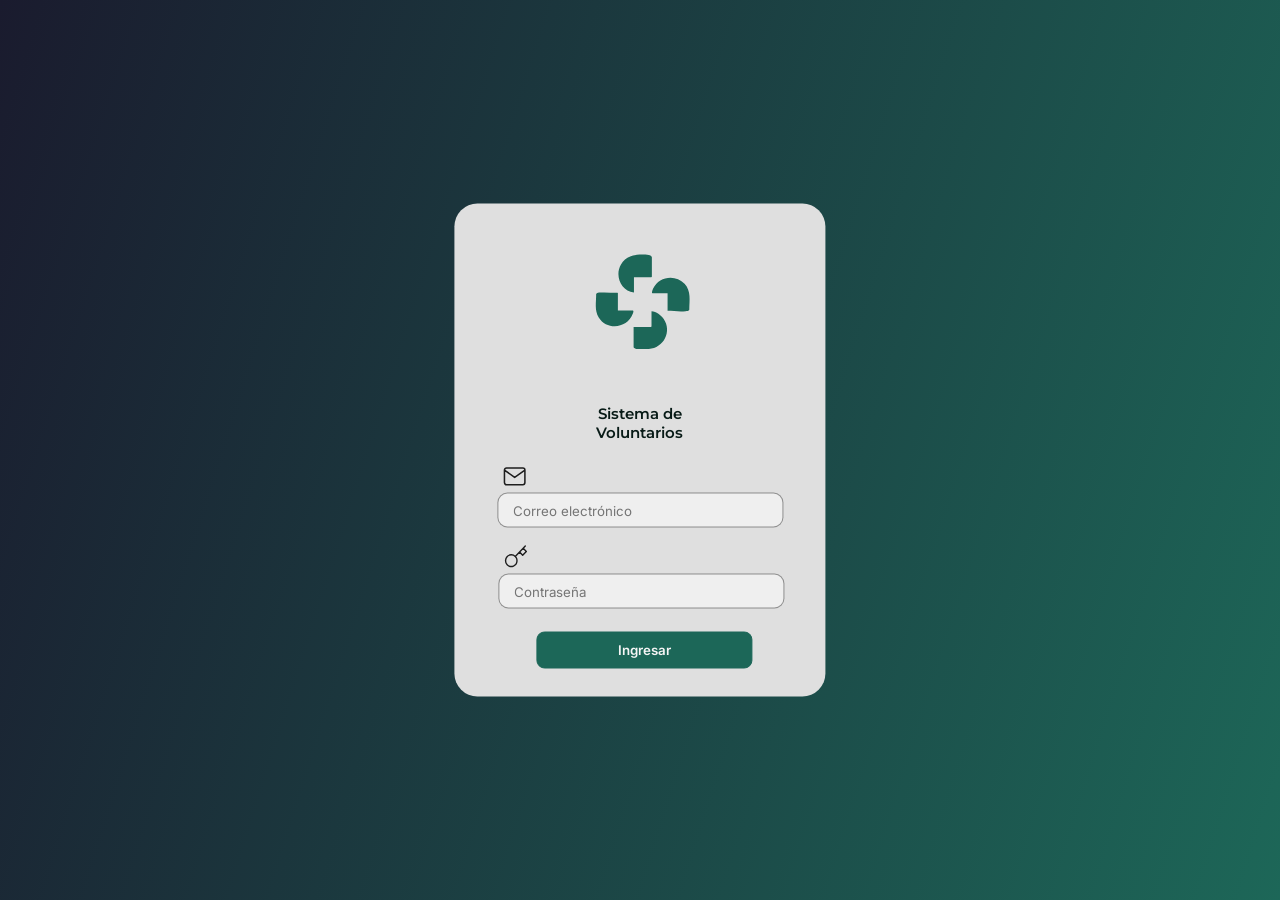
<file: index.html>
<!DOCTYPE html>
<html lang="es">
<head> 
    <meta charset="utf-8">
    <meta name="viewport" content="width=device-width, initial-scale=1.0">
    <link rel="stylesheet" href="css/styles.css" />
    <link rel="stylesheet" href="https://fonts.googleapis.com/css2?family=Montserrat:wght@600&display=swap" />
    <link rel="stylesheet" href="https://fonts.googleapis.com/css2?family=Inter:wght@600&display=swap" />
    <title>SEC Socorrismo</title>
    <link rel="shortcut icon" href="img/faviconsec.svg" type="image/png">
</head>
<body>

    <div class="login">
        <div class="login-child"></div> 
        
        <form action="inicio.html" class="rectangle-parent">
            
            <div class="group-child"></div>
            <img class="isotipo" src="img/ISOTIPOSEC1.svg" alt="Logo SEC">
            
            <div class="sistema-de-voluntarios">Sistema de Voluntarios</div>
            
            <div class="email-field-text-wrapper">
                <img class="mail" src="img/Mail.svg" alt="Icono mail">
                <input type="email" class="email-rectangle" placeholder="Correo electrónico" required>
            </div>
            
            <div class="password-field-text">
                <img class="key" src="img/Key.svg" alt="Icono llave">
                <input type="password" class="password-rectangle" placeholder="Contraseña" required>
            </div>
            
            <button type="submit" class="button">
                <div class="button2">Ingresar</div>
            </button>
            
        </form>
    
    </div>

</body>
</html>
</file>
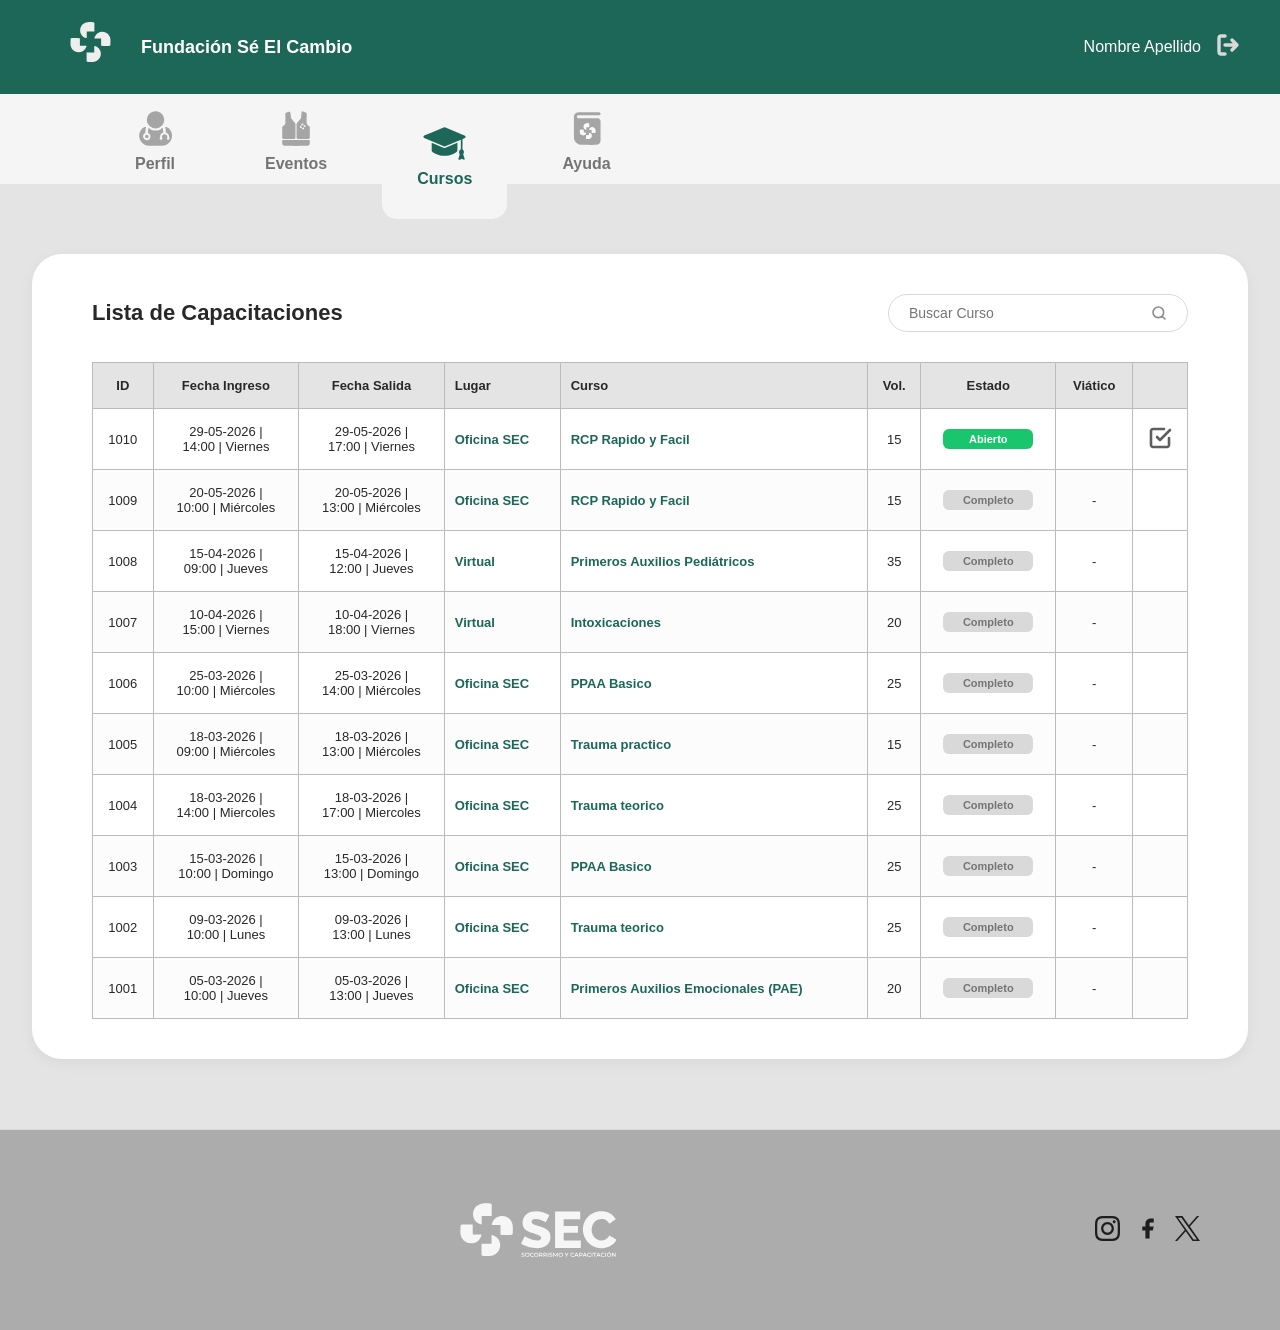
<file: cursos.html>
<!DOCTYPE html>
<html lang="es">
<head>
    <meta charset="UTF-8">
    <meta name="viewport" content="width=device-width, initial-scale=1.0">
    <title>Capacitaciones - SEC Socorrismo</title>
    <link rel="shortcut icon" href="img/faviconsec.svg" type="image/png">
    <link rel="stylesheet" href="css/stylescursos.css">
</head>
<body>

    <header class="header-principal">
        <div class="logo-container">
            <img src="img/logoheader.svg" alt="Logo SEC"> 
            <p>Fundación Sé El Cambio</p>
        </div>

        <div class="user-logout">
            <span>Nombre Apellido</span>
            <a href="index.html">
                <img src="img/Log.svg" alt="Cerrar sesión">
            </a>
        </div>
    </header>

    <nav class="menu-principal">

        
        <ul>
            <li>
                <a href="inicio.html">
                    <img src="img/icon sce.svg" alt=""> Perfil
                </a>
            </li>
            <li>
                <a href="eventos.html">
                    <img src="img/icon chaleco.svg" alt=""> Eventos
                </a>
            </li>
            <li>
                <a href="cursos.html" class="activo">
                    <img src="img/GAFETE.svg" alt=""> Cursos
                </a>
            </li>
            <li>
                <a href="ayuda.html">
                    <img src="img/icon cursos.svg" alt=""> Ayuda
                </a>
            </li>
        </ul>
    </nav>

    <main class="contenedor-cursos">
        
        <div class="cabecera-lista">
            <h2 class="titulo-eventos">Lista de Capacitaciones</h2>
            
            <div class="buscador">
                <input type="text" id="input-buscador" placeholder="Buscar Curso">
                <img src="img/buscar.svg" alt="Buscar">
            </div>
        </div> <div class="tabla-contenedor">
            <table class="tabla-sec">
                <thead>
                    <tr>
                        <th>ID</th>
                        <th>Fecha Ingreso</th>
                        <th>Fecha Salida</th>
                        <th class="align-izq">Lugar</th>
                        <th class="align-izq">Curso</th>
                        <th>Vol.</th>
                        <th>Estado</th>
                        <th>Viático</th>
                        <th></th> 
                    </tr>
                </thead>
                <tbody>
                    <tr>
                        <td data-label="ID">1010</td>
<td data-label="Fecha Ingreso">29-05-2026 |<br>14:00 | Viernes</td>
<td data-label="Fecha Salida">29-05-2026 |<br>17:00 | Viernes</td>
<td class="col-lugar" data-label="Lugar">Oficina SEC</td>
<td class="col-evento" data-label="Curso">RCP Rapido y Facil</td>
<td data-label="Vol.">15</td>
<td data-label="Estado"><span class="badge-estado abierto">Abierto</span></td>
<td data-label="Viático"></td>
<td>
                            <button class="btn-inscribirse accion-inscribir" title="Inscribirse">
                                <img src="img/checkcuadrado.svg" alt="Inscribirme">
                            </button>
                        </td>
                    </tr>

                    <tr>
    <td data-label="ID">1009</td>
    <td data-label="Fecha Ingreso">20-05-2026 |<br>10:00 | Miércoles</td>
    <td data-label="Fecha Salida">20-05-2026 |<br>13:00 | Miércoles</td>
    <td class="col-lugar" data-label="Lugar">Oficina SEC</td>
    <td class="col-evento" data-label="Curso">RCP Rapido y Facil</td>
    <td data-label="Vol.">15</td>
    <td data-label="Estado"><span class="badge-estado completo">Completo</span></td>
    <td data-label="Viático">-</td>


<tr>
    <td data-label="ID">1008</td>
    <td data-label="Fecha Ingreso">15-04-2026 |<br>09:00 | Jueves</td>
    <td data-label="Fecha Salida">15-04-2026 |<br>12:00 | Jueves</td>
    <td class="col-lugar" data-label="Lugar">Virtual</td>
    <td class="col-evento" data-label="Curso">Primeros Auxilios Pediátricos</td>
    <td data-label="Vol.">35</td>
    <td data-label="Estado"><span class="badge-estado completo">Completo</span></td>
    <td data-label="Viático">-</td>
    <td></td>
</tr>

<tr>
    <td data-label="ID">1007</td>
    <td data-label="Fecha Ingreso">10-04-2026 |<br>15:00 | Viernes</td>
    <td data-label="Fecha Salida">10-04-2026 |<br>18:00 | Viernes</td>
    <td class="col-lugar" data-label="Lugar">Virtual</td>
    <td class="col-evento" data-label="Curso">Intoxicaciones</td>
    <td data-label="Vol.">20</td>
    <td data-label="Estado"><span class="badge-estado completo">Completo</span></td>
    <td data-label="Viático">-</td>
    <td></td>
</tr>

<tr>
    <td data-label="ID">1006</td>
    <td data-label="Fecha Ingreso">25-03-2026 |<br>10:00 | Miércoles</td>
    <td data-label="Fecha Salida">25-03-2026 |<br>14:00 | Miércoles</td>
    <td class="col-lugar" data-label="Lugar">Oficina SEC</td>
    <td class="col-evento" data-label="Curso">PPAA Basico</td>
    <td data-label="Vol.">25</td>
    <td data-label="Estado"><span class="badge-estado completo">Completo</span></td>
    <td data-label="Viático">-</td>
    
</tr>

<tr>
    <td data-label="ID">1005</td>
    <td data-label="Fecha Ingreso">18-03-2026 |<br>09:00 | Miércoles</td>
    <td data-label="Fecha Salida">18-03-2026 |<br>13:00 | Miércoles</td>
    <td class="col-lugar" data-label="Lugar">Oficina SEC</td>
    <td class="col-evento" data-label="Curso">Trauma practico</td>
    <td data-label="Vol.">15</td>
    <td data-label="Estado"><span class="badge-estado completo">Completo</span></td>
    <td data-label="Viático">-</td>
    <td></td>
</tr>

<tr>
    <td data-label="ID">1004</td>
    <td data-label="Fecha Ingreso">18-03-2026 |<br>14:00 | Miercoles</td>
    <td data-label="Fecha Salida">18-03-2026 |<br>17:00 | Miercoles</td>
    <td class="col-lugar" data-label="Lugar">Oficina SEC</td>
    <td class="col-evento" data-label="Curso">Trauma teorico</td>
    <td data-label="Vol.">25</td>
    <td data-label="Estado"><span class="badge-estado completo">Completo</span></td>
    <td data-label="Viático">-</td>
    <td></td>
</tr>

<tr>
    <td data-label="ID">1003</td>
    <td data-label="Fecha Ingreso">15-03-2026 |<br>10:00 | Domingo</td>
    <td data-label="Fecha Salida">15-03-2026 |<br>13:00 | Domingo</td>
    <td class="col-lugar" data-label="Lugar">Oficina SEC</td>
    <td class="col-evento" data-label="Curso">PPAA Basico</td>
    <td data-label="Vol.">25</td>
    <td data-label="Estado"><span class="badge-estado completo">Completo</span></td>
    <td data-label="Viático">-</td>
    <td></td>
</tr>

<tr>
    <td data-label="ID">1002</td>
    <td data-label="Fecha Ingreso">09-03-2026 |<br>10:00 | Lunes</td>
    <td data-label="Fecha Salida">09-03-2026 |<br>13:00 | Lunes</td>
    <td class="col-lugar" data-label="Lugar">Oficina SEC</td>
    <td class="col-evento" data-label="Curso">Trauma teorico</td>
    <td data-label="Vol.">25</td>
    <td data-label="Estado"><span class="badge-estado completo">Completo</span></td>
    <td data-label="Viático">-</td>
    <td></td>
</tr>

<tr>
    <td data-label="ID">1001</td>
    <td data-label="Fecha Ingreso">05-03-2026 |<br>10:00 | Jueves</td>
    <td data-label="Fecha Salida">05-03-2026 |<br>13:00 | Jueves</td>
    <td class="col-lugar" data-label="Lugar">Oficina SEC</td>
    <td class="col-evento" data-label="Curso">Primeros Auxilios Emocionales (PAE)</td>
    <td data-label="Vol.">20</td>
    <td data-label="Estado"><span class="badge-estado completo">Completo</span></td>
    <td data-label="Viático">-</td>
    <td></td>
</tr>
                </tbody>
            </table>
        </div> </main> <footer class="footer-sec">
        <div class="footer-contenido">
            <div class="logo-footer">
                <img src="img/logosec.svg" alt="Logo SEC">
            </div>
            
            <div class="redes-sociales">
                <a href="https://www.instagram.com/sec.socorrismo/" target="_blank">
                    <img src="img/instagram.svg" alt="Instagram">
                </a>
                <a href="https://www.facebook.com/socorrismo" target="_blank">
                    <img src="img/Facebook.svg" alt="Facebook">
                </a>
                <a href="#">
                    <img src="img/twitter.svg" alt="X">
                </a>
            </div>
        </div>
    </footer>



<script>
/* Buscador de Cursos - Modo Tanque */
const inputBuscadorCursos = document.getElementById("input-buscador");
const filasCursos = document.querySelectorAll(".tabla-sec tbody tr");

inputBuscadorCursos.addEventListener("input", function(e) {
    const textoBusqueda = e.target.value.toLowerCase().trim();

    filasCursos.forEach(fila => {
        // Agarra TODO el texto de la fila (ID, Curso, Lugar/Modalidad, Fecha...)
        const contenidoFila = fila.textContent.toLowerCase();

        // Si coincide o está vacío, muestra la fila. Si no, la oculta.
        if (textoBusqueda === "" || contenidoFila.includes(textoBusqueda)) {
            fila.classList.remove("oculto");
        } else {
            fila.classList.add("oculto");
        }
    });
});

/* ========================================================
       2. ALERTA NATIVA DE INSCRIPCIÓN (Tu idea de usar el navegador)
       ======================================================== */
    const botonesInscribirse = document.querySelectorAll(".btn-inscribirse");

    botonesInscribirse.forEach(boton => {
        boton.addEventListener("click", function(e) {
            e.stopPropagation(); // Evita que un click en el botón active también la fila
            
            // Buscamos la fila a la que pertenece este botón para sacar el nombre del evento
            const fila = this.closest("tr");
            const nombreEvento = fila.querySelector(".col-evento").textContent.trim();

            // Lanzamos la alerta nativa del navegador con saltos de línea (\n)
            const confirmacion = confirm(`Vas a inscribirte como voluntario para "${nombreEvento}".\nPor favor, verificá tener disponibilidad para esta fecha.\n\n¿Estás seguro que deseas continuar?`);

            if (confirmacion) {
                // Si el usuario le da a "Aceptar"
                alert("¡Inscripción confirmada! Ya estás en la lista.");
                
                // Opcional: Acá podrías cambiar el diseño del botón para que se vea como el tilde verde fijo
                // this.outerHTML = `<div class="icono-estatico" title="Ya estás inscripto"><img src="img/Check.svg" alt="Confirmado"></div>`;
            }
        });
    });

</script>

</body>
</html>
</file>
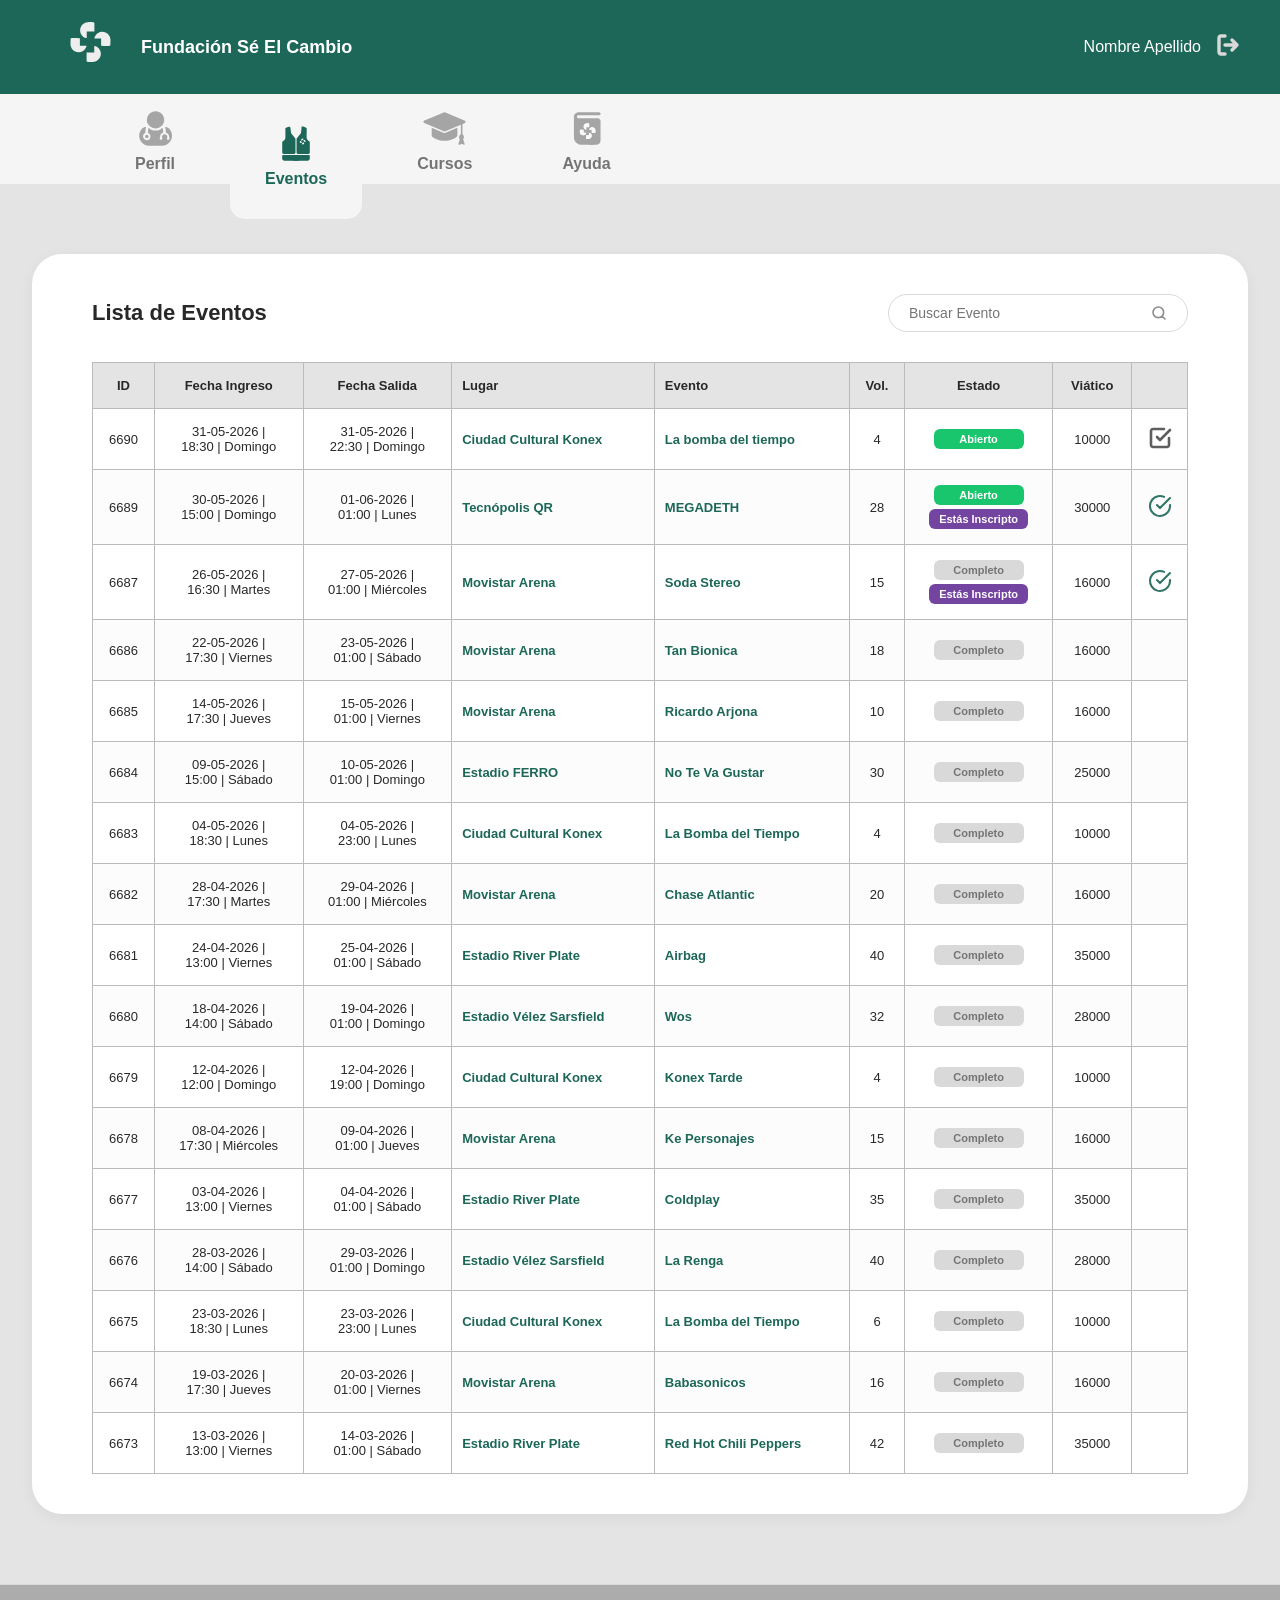
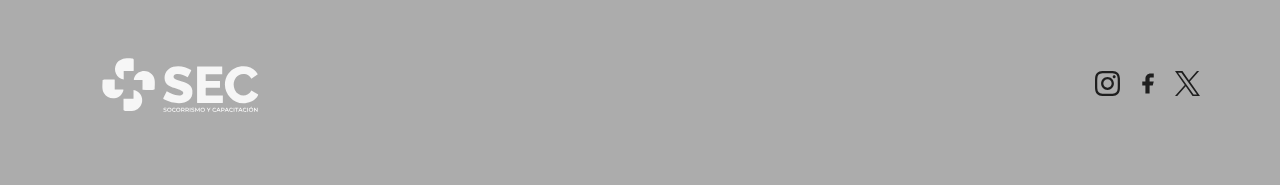
<file: eventos.html>
<!DOCTYPE html>
<html lang="es">
<head>
    <meta charset="UTF-8">
    <meta name="viewport" content="width=device-width, initial-scale=1.0">
    <title>Eventos - SEC Socorrismo</title>
    <link rel="shortcut icon" href="img/faviconsec.svg" type="image/png">
    <link rel="stylesheet" href="css/styleseventos.css">
</head>
<body>

    <header class="header-principal">
        <div class="logo-container">
            <img src="img/logoheader.svg" alt="Logo SEC"> 
            <p>Fundación Sé El Cambio</p>
        </div>

        <div class="user-logout">
            <span>Nombre Apellido</span>
            <a href="index.html">
                <img src="img/Log.svg" alt="Cerrar sesión">
            </a>
        </div>
    </header>

    <nav class="menu-principal">

        
        <ul>
            <li>
                <a href="inicio.html">
                    <img src="img/icon sce.svg" alt=""> Perfil
                </a>
            </li>
            <li>
                <a href="eventos.html" class="activo">
                    <img src="img/icon chaleco.svg" alt=""> Eventos
                </a>
            </li>
            <li>
                <a href="cursos.html">
                    <img src="img/GAFETE.svg" alt=""> Cursos
                </a>
            </li>
            <li>
                <a href="ayuda.html">
                    <img src="img/icon cursos.svg" alt=""> Ayuda
                </a>
            </li>
        </ul>
    </nav>

    <main class="contenedor-eventos">
        
        <div class="cabecera-lista">
            <h2 class="titulo-eventos">Lista de Eventos</h2>
            
            <div class="buscador">
    <input type="text" id="input-buscador" placeholder="Buscar Evento">
    <img src="img/buscar.svg" alt="Buscar">
</div>
            
        </div>

        <div class="tabla-contenedor">
            <table class="tabla-sec">
    <thead>
        <tr>
            <th>ID</th>
            <th>Fecha Ingreso</th>
            <th>Fecha Salida</th>
            <th class="align-izq">Lugar</th>
            <th class="align-izq">Evento</th>
            <th>Vol.</th>
            <th>Estado</th>
            <th>Viático</th>
            <th></th> 
        </tr>
    </thead>
    <tbody>
        <!-- Fila 1: EVENTO DISPONIBLE (SÍ funciona como botón) -->
        <tr>
            <td data-label="ID">6690</td>
<td data-label="Fecha Ingreso">31-05-2026 |<br>18:30 | Domingo</td>
<td data-label="Fecha Salida">31-05-2026 |<br>22:30 | Domingo</td>
<td class="col-lugar" data-label="Lugar">Ciudad Cultural Konex</td>
<td class="col-evento" data-label="Evento">La bomba del tiempo</td>
<td data-label="Vol.">4</td>
<td data-label="Estado"><span class="badge-estado abierto">Abierto</span></td>
<td data-label="Viático">10000</td>
<td>
                <!-- El botón real con clase para JS y el cartelito de ayuda al pasar el mouse -->
                <button class="btn-inscribirse accion-inscribir" title="Inscribirse">
                    <img src="img/checkcuadrado.svg" alt="Inscribirme">
                </button>
            </td>
        </tr>

       <tr class="fila-inscripto"> 
    <td data-label="ID">6689</td>
    <td data-label="Fecha Ingreso">30-05-2026 |<br>15:00 | Domingo</td>
    <td data-label="Fecha Salida">01-06-2026 |<br>01:00 | Lunes</td>
    <td class="col-evento abrir-modal" data-target="modal-megadeth" style="cursor: pointer; text-decoration: none;" data-label="Lugar">Tecnópolis QR</td>
    <td class="col-evento abrir-modal" data-target="modal-megadeth" style="cursor: pointer; text-decoration: none;" data-label="Evento">MEGADETH</td>
    <td data-label="Vol.">28</td>
    <td data-label="Estado">
        <div class="grupo-estado">
            <span class="badge-estado abierto">Abierto</span>
            <span class="badge-estado inscripto">Estás Inscripto</span>
        </div>
    </td>
    <td data-label="Viático">30000</td>
    <td>
        <div class="icono-estatico" title="Ya estás inscripto en este evento">
            <img src="img/Check.svg" alt="Confirmado">
        </div>
    </td>
</tr>

<tr>
    <td data-label="ID">6687</td>
    <td data-label="Fecha Ingreso">26-05-2026 |<br>16:30 | Martes</td>
    <td data-label="Fecha Salida">27-05-2026 |<br>01:00 | Miércoles</td>
    <td class="col-lugar" data-label="Lugar">Movistar Arena</td>
    <td class="col-evento" data-label="Evento">Soda Stereo</td>
    <td data-label="Vol.">15</td>
    <td data-label="Estado">
        <div class="grupo-estado">
            <span class="badge-estado completo">Completo</span>
            <span class="badge-estado inscripto">Estás Inscripto</span>
        </div>
    </td>
    <td data-label="Viático">16000</td>
    <td>
        <div class="icono-estatico" title="Ya estás inscripto en este evento">
            <img src="img/Check.svg" alt="Confirmado">
        </div>
    </td>
</tr>

<tr>
    <td data-label="ID">6686</td>
    <td data-label="Fecha Ingreso">22-05-2026 |<br>17:30 | Viernes</td>
    <td data-label="Fecha Salida">23-05-2026 |<br>01:00 | Sábado</td>
    <td class="col-lugar" data-label="Lugar">Movistar Arena</td>
    <td class="col-evento" data-label="Evento">Tan Bionica</td>
    <td data-label="Vol.">18</td>
    <td data-label="Estado"><span class="badge-estado completo">Completo</span></td>
    <td data-label="Viático">16000</td>
    <td>
        <div class="icono-estatico" title="Evento completo"></div>
    </td>
</tr>

<tr>
    <td data-label="ID">6685</td>
    <td data-label="Fecha Ingreso">14-05-2026 |<br>17:30 | Jueves</td>
    <td data-label="Fecha Salida">15-05-2026 |<br>01:00 | Viernes</td>
    <td class="col-evento abrir-modal" data-target="modal-arjona" style="cursor: pointer; text-decoration: none;" data-label="Lugar">Movistar Arena</td>
    <td class="col-evento abrir-modal" data-target="modal-arjona" style="cursor: pointer; text-decoration: none;" data-label="Evento">Ricardo Arjona</td>
    <td data-label="Vol.">10</td>
    <td data-label="Estado"><span class="badge-estado completo">Completo</span></td>
    <td data-label="Viático">16000</td>
    <td>
        <div class="icono-estatico" title="Evento completo"></div>
    </td>
</tr>

<tr>
    <td data-label="ID">6684</td>
    <td data-label="Fecha Ingreso">09-05-2026 |<br>15:00 | Sábado</td>
    <td data-label="Fecha Salida">10-05-2026 |<br>01:00 | Domingo</td>
    <td class="col-lugar" data-label="Lugar">Estadio FERRO</td>
    <td class="col-evento" data-label="Evento">No Te Va Gustar</td>
    <td data-label="Vol.">30</td>
    <td data-label="Estado"><span class="badge-estado completo">Completo</span></td>
    <td data-label="Viático">25000</td>
    <td>
        <div class="icono-estatico" title="Evento completo"></div>
    </td>
</tr>

<tr>
    <td data-label="ID">6683</td>
    <td data-label="Fecha Ingreso">04-05-2026 |<br>18:30 | Lunes</td>
    <td data-label="Fecha Salida">04-05-2026 |<br>23:00 | Lunes</td>
    <td class="col-lugar" data-label="Lugar">Ciudad Cultural Konex</td>
    <td class="col-evento" data-label="Evento">La Bomba del Tiempo</td>
    <td data-label="Vol.">4</td>
    <td data-label="Estado"><span class="badge-estado completo">Completo</span></td>
    <td data-label="Viático">10000</td>
    <td>
        <div class="icono-estatico" title="Evento completo"></div>
    </td>
</tr>

<tr>
    <td data-label="ID">6682</td>
    <td data-label="Fecha Ingreso">28-04-2026 |<br>17:30 | Martes</td>
    <td data-label="Fecha Salida">29-04-2026 |<br>01:00 | Miércoles</td>
    <td class="col-lugar" data-label="Lugar">Movistar Arena</td>
    <td class="col-evento" data-label="Evento">Chase Atlantic</td>
    <td data-label="Vol.">20</td>
    <td data-label="Estado"><span class="badge-estado completo">Completo</span></td>
    <td data-label="Viático">16000</td>
    <td>
        <div class="icono-estatico" title="Evento completo"></div>
    </td>
</tr>

<tr>
    <td data-label="ID">6681</td>
    <td data-label="Fecha Ingreso">24-04-2026 |<br>13:00 | Viernes</td>
    <td data-label="Fecha Salida">25-04-2026 |<br>01:00 | Sábado</td>
    <td class="col-lugar" data-label="Lugar">Estadio River Plate</td>
    <td class="col-evento" data-label="Evento">Airbag</td>
    <td data-label="Vol.">40</td>
    <td data-label="Estado"><span class="badge-estado completo">Completo</span></td>
    <td data-label="Viático">35000</td>
    <td>
        <div class="icono-estatico" title="Evento completo"></div>
    </td>
</tr>

<tr>
    <td data-label="ID">6680</td>
    <td data-label="Fecha Ingreso">18-04-2026 |<br>14:00 | Sábado</td>
    <td data-label="Fecha Salida">19-04-2026 |<br>01:00 | Domingo</td>
    <td class="col-lugar" data-label="Lugar">Estadio Vélez Sarsfield</td>
    <td class="col-evento" data-label="Evento">Wos</td>
    <td data-label="Vol.">32</td>
    <td data-label="Estado"><span class="badge-estado completo">Completo</span></td>
    <td data-label="Viático">28000</td>
    <td>
        <div class="icono-estatico" title="Evento completo"></div>
    </td>
</tr>

<tr>
    <td data-label="ID">6679</td>
    <td data-label="Fecha Ingreso">12-04-2026 |<br>12:00 | Domingo</td>
    <td data-label="Fecha Salida">12-04-2026 |<br>19:00 | Domingo</td>
    <td class="col-lugar" data-label="Lugar">Ciudad Cultural Konex</td>
    <td class="col-evento" data-label="Evento">Konex Tarde</td>
    <td data-label="Vol.">4</td>
    <td data-label="Estado"><span class="badge-estado completo">Completo</span></td>
    <td data-label="Viático">10000</td>
    <td>
        <div class="icono-estatico" title="Evento completo"></div>
    </td>
</tr>

<tr>
    <td data-label="ID">6678</td>
    <td data-label="Fecha Ingreso">08-04-2026 |<br>17:30 | Miércoles</td>
    <td data-label="Fecha Salida">09-04-2026 |<br>01:00 | Jueves</td>
    <td class="col-lugar" data-label="Lugar">Movistar Arena</td>
    <td class="col-evento" data-label="Evento">Ke Personajes</td>
    <td data-label="Vol.">15</td>
    <td data-label="Estado"><span class="badge-estado completo">Completo</span></td>
    <td data-label="Viático">16000</td>
    <td>
        <div class="icono-estatico" title="Evento completo"></div>
    </td>
</tr>

<tr>
    <td data-label="ID">6677</td>
    <td data-label="Fecha Ingreso">03-04-2026 |<br>13:00 | Viernes</td>
    <td data-label="Fecha Salida">04-04-2026 |<br>01:00 | Sábado</td>
    <td class="col-lugar" data-label="Lugar">Estadio River Plate</td>
    <td class="col-evento" data-label="Evento">Coldplay</td>
    <td data-label="Vol.">35</td>
    <td data-label="Estado"><span class="badge-estado completo">Completo</span></td>
    <td data-label="Viático">35000</td>
    <td>
        <div class="icono-estatico" title="Evento completo"></div>
    </td>
</tr>

<tr>
    <td data-label="ID">6676</td>
    <td data-label="Fecha Ingreso">28-03-2026 |<br>14:00 | Sábado</td>
    <td data-label="Fecha Salida">29-03-2026 |<br>01:00 | Domingo</td>
    <td class="col-lugar" data-label="Lugar">Estadio Vélez Sarsfield</td>
    <td class="col-evento" data-label="Evento">La Renga</td>
    <td data-label="Vol.">40</td>
    <td data-label="Estado"><span class="badge-estado completo">Completo</span></td>
    <td data-label="Viático">28000</td>
    <td>
        <div class="icono-estatico" title="Evento completo"></div>
    </td>
</tr>

<tr>
    <td data-label="ID">6675</td>
    <td data-label="Fecha Ingreso">23-03-2026 |<br>18:30 | Lunes</td>
    <td data-label="Fecha Salida">23-03-2026 |<br>23:00 | Lunes</td>
    <td class="col-lugar" data-label="Lugar">Ciudad Cultural Konex</td>
    <td class="col-evento" data-label="Evento">La Bomba del Tiempo</td>
    <td data-label="Vol.">6</td>
    <td data-label="Estado"><span class="badge-estado completo">Completo</span></td>
    <td data-label="Viático">10000</td>
    <td>
        <div class="icono-estatico" title="Evento completo"></div>
    </td>
</tr>

<tr>
    <td data-label="ID">6674</td>
    <td data-label="Fecha Ingreso">19-03-2026 |<br>17:30 | Jueves</td>
    <td data-label="Fecha Salida">20-03-2026 |<br>01:00 | Viernes</td>
    <td class="col-lugar" data-label="Lugar">Movistar Arena</td>
    <td class="col-evento" data-label="Evento">Babasonicos</td>
    <td data-label="Vol.">16</td>
    <td data-label="Estado"><span class="badge-estado completo">Completo</span></td>
    <td data-label="Viático">16000</td>
    <td>
        <div class="icono-estatico" title="Evento completo"></div>
    </td>
</tr>

<tr>
    <td data-label="ID">6673</td>
    <td data-label="Fecha Ingreso">13-03-2026 |<br>13:00 | Viernes</td>
    <td data-label="Fecha Salida">14-03-2026 |<br>01:00 | Sábado</td>
    <td class="col-lugar" data-label="Lugar">Estadio River Plate</td>
    <td class="col-evento" data-label="Evento">Red Hot Chili Peppers</td>
    <td data-label="Vol.">42</td>
    <td data-label="Estado"><span class="badge-estado completo">Completo</span></td>
    <td data-label="Viático">35000</td>
    <td>
        <div class="icono-estatico" title="Evento completo"></div>
    </td>
</tr>

    </tbody>
</table>
        </div>

    </main>


<!-- EL POPUP FLOTANTE (Oculto por defecto) -->
<div id="modal-arjona" class="modal-overlay" style="display: none;">
    <div class="modal-contenido">
        
        <!-- Botón de cerrar -->
        <button id="btn-cerrar-modal" class="btn-cerrar">✖</button>

        <div class="modal-columnas">
            
            <!-- COLUMNA IZQUIERDA: Info del Lugar -->
            <div class="col-info">
                <h3>Lugar</h3>
                <p><strong>Nombre:</strong> Movistar Arena</p>
                <p><strong>Dirección:</strong> Humboldt 450, C1414 CABA</p>
                <p><strong>Punto de Encuentro:</strong> Av. Corrientes 6094</p>
                <br>
                <p><strong>¿Cómo llegar?:</strong></p>
                <p><strong>Colectivos:</strong> 19, 34, 42, 47, 55, 63, 65, 71, 76, 78, 87, 90, 93, 99, 108, 109, 110, 111, 127, 166, 176</p>
                <p><strong>Trenes:</strong> Línea Urquiza (Federico Lacroze) // Línea San Martín (Villa Crespo)</p>
                <p><strong>Subte:</strong> Línea B (Estación Dorrego)</p>
                <br>
                <p><strong>Mapa:</strong></p>
                <!-- El mapa es una imagen que funciona como link -->
                <iframe class="mapa-google" src="https://www.google.com/maps/embed?pb=!1m18!1m12!1m3!1d3284.381662918632!2d-58.45057612508856!3d-34.59450927295763!2m3!1f0!2f0!3f0!3m2!1i1024!2i768!4f13.1!3m3!1m2!1s0x95bcb5eb6fb40a93%3A0x1fcab11b62b55896!2sMovistar%20Arena!5e0!3m2!1ses-419!2sar!4v1780610363822!5m2!1ses-419!2sar" style="border:0;" allowfullscreen="" loading="lazy" referrerpolicy="no-referrer-when-downgrade"></iframe>
                    <span class="click-ver">Click para abrir en Google Maps</span>
                </a>
            </div>

            <!-- COLUMNA DERECHA: Lista de Inscriptos -->
            <div class="col-inscriptos">
                <h3>Inscriptos (#14)</h3>
                <ul class="lista-personas">
                    
                    <!-- El Encargado con su Tooltip -->
                    <li class="persona-item">
                        <span class="nombre-persona">Luciana Castro</span>
                        <div class="rol-grupo">
                            <span class="rol-encargado">Encargado</span>
                            <!-- Acá está la magia del tooltip (i) -->
                            <span class="icono-info" data-tooltip="Tel: 11-2345-6789"><img src="img/Info.svg" alt=""></span>
                        </div>
                    </li>

                    <!-- Voluntarios (Podés copiar y pegar esto para los 14) -->
                    <li class="persona-item">
                        <span class="nombre-persona">Valentina Rossi</span>
                        <span class="rol-voluntario">Voluntario</span>
                    </li>
                    <li class="persona-item">
                        <span class="nombre-persona">Mateo Fernández</span>
                        <span class="rol-voluntario">Voluntario</span>
                    </li>
                    <li class="persona-item">
                        <span class="nombre-persona">Lucía Bianchi</span>
                        <span class="rol-voluntario">Voluntario</span>
                    </li>
                                        <li class="persona-item">
                        <span class="nombre-persona">Julián Martínez</span>
                        <span class="rol-voluntario">Voluntario</span>
                                            <li class="persona-item">
                        <span class="nombre-persona">Sofía Moretti</span>
                        <span class="rol-voluntario">Voluntario</span>
                    </li>
                                        <li class="persona-item">
                        <span class="nombre-persona">Benjamín Costa</span>
                        <span class="rol-voluntario">Voluntario</span>
                    </li>
                                        <li class="persona-item">
                        <span class="nombre-persona">Camila Duarte</span>
                        <span class="rol-voluntario">Voluntario</span>
                    </li>
                                        <li class="persona-item">
                        <span class="nombre-persona">Tomás Herrera</span>
                        <span class="rol-voluntario">Voluntario</span>
                    </li>
                                        <li class="persona-item">
                        <span class="nombre-persona">Martina Silva</span>
                        <span class="rol-voluntario">Voluntario</span>
                    </li>
                                        <li class="persona-item">
                        <span class="nombre-persona">Nicolás Romero</span>
                        <span class="rol-suplente">Suplente</span>
                    </li>
                                        <li class="persona-item">
                        <span class="nombre-persona">Isabella Castro</span>
                        <span class="rol-suplente">Suplente</span>
                    </li>
                                        <li class="persona-item">
                        <span class="nombre-persona">Agustín Torres</span>
                        <span class="rol-suplente">Suplente</span>
                    </li>
                                        <li class="persona-item">
                        <span class="nombre-persona">Elena Paredes</span>
                        <span class="rol-suplente">Suplente</span>
                    </li>
                    </li>
                </ul>
            </div>

        </div>
    </div>
</div>

<div id="modal-megadeth" class="modal-overlay" style="display: none;">
    <div class="modal-contenido">
        <button class="btn-cerrar">✖</button>
        <div class="modal-columnas">
            
            <!-- COLUMNA IZQUIERDA: Info del Lugar -->
            <div class="col-info">
                <h3>Lugar</h3>
                <p><strong>Nombre:</strong> Tecnópolis QR</p>
                <p><strong>Dirección:</strong> Av. Constituyentes y Maipu</p>
                <p><strong>Punto de Encuentro:</strong> Av. Constituyentes y Maipu</p>
                <br>
                <p><strong>¿Cómo llegar?:</strong></p>
                <p><strong>Colectivos:</strong> 21, 28, 111, 112, 117, 127, 140, 142, 175, 176</p>
                <p><strong>Trenes:</strong> Linea Mitre - Estación San Martín</p>
                <p> Linea Belgrano Norte - Estación M. M. Padilla</p>
                <p><strong>Subte:</strong> - </p>
                <br>
                <p><strong>Mapa:</strong></p>
                <!-- El mapa es una imagen que funciona como link -->
                <iframe src="https://www.google.com/maps/embed?pb=!1m18!1m12!1m3!1d410.7023771902228!2d-58.51519998277457!3d-34.56320041135179!2m3!1f0!2f0!3f0!3m2!1i1024!2i768!4f13.1!3m3!1m2!1s0x95bcb71b832da9f3%3A0x1f78a3e79baccb97!2sAv.%20de%20los%20Constituyentes%201906-1902%2C%20B1650%20Villa%20Martelli%2C%20Provincia%20de%20Buenos%20Aires!5e0!3m2!1ses-419!2sar!4v1781225140022!5m2!1ses-419!2sar" style="border:0;" allowfullscreen="" loading="lazy" referrerpolicy="no-referrer-when-downgrade"></iframe>
                    <span class="click-ver">Click para abrir en Google Maps</span>
                </a>
            </div>

            <!-- COLUMNA DERECHA: Lista de Inscriptos -->
            <div class="col-inscriptos">
                <h3>Inscriptos (#38)</h3>
                <ul class="lista-personas">
                    

                    <!-- Voluntarios (Podés copiar y pegar esto para los 14) -->
                    <li class="persona-item">
                        <span class="nombre-persona">Santiago Ramallo</span>
                        <span class="rol-voluntario">Sin confirmar</span>
                    </li>
                    <li class="persona-item">
                        <span class="nombre-persona">Alma Quintana</span>
                        <span class="rol-voluntario">Sin confirmar</span>
                    </li>
                    <li class="persona-item">
                        <span class="nombre-persona">Jerónimo Rivas</span>
                        <span class="rol-voluntario">Sin confirmar</span>
                    </li>
                    <li class="persona-item">
                        <span class="nombre-persona">Luana Galván</span>
                        <span class="rol-voluntario">Sin confirmar</span>
                    </li>
                    <li class="persona-item">
                        <span class="nombre-persona">Thiago Ibarra</span>
                        <span class="rol-voluntario">Sin confirmar</span>
                    </li>
                    <li class="persona-item">
                        <span class="nombre-persona">Olivia Bustamante</span>
                        <span class="rol-voluntario">Sin confirmar</span>
                    </li>
                    <li class="persona-item">
                        <span class="nombre-persona">Lautaro Salinas</span>
                        <span class="rol-voluntario">Sin confirmar</span>
                    </li>
                    <li class="persona-item">
                        <span class="nombre-persona">Jazmín Corvalán</span>
                        <span class="rol-voluntario">Sin confirmar</span>
                    </li>
                    <li class="persona-item">
                        <span class="nombre-persona">Mauro Ledezma</span>
                        <span class="rol-voluntario">Sin confirmar</span>
                    </li>
                    <li class="persona-item">
                        <span class="nombre-persona">Aitana Figueroa</span>
                        <span class="rol-voluntario">Sin confirmar</span>
                    </li>
                    <li class="persona-item">
                        <span class="nombre-persona">Facundo Varela</span>
                        <span class="rol-voluntario">Sin confirmar</span>
                    </li>
                    <li class="persona-item">
                        <span class="nombre-persona">Renata Guzmán</span>
                        <span class="rol-voluntario">Sin confirmar</span>
                    </li>
                    <li class="persona-item">
                        <span class="nombre-persona">Gastón Orellana</span>
                        <span class="rol-voluntario">Sin confirmar</span>
                    </li>
                    <li class="persona-item">
                        <span class="nombre-persona">Paloma Peralta</span>
                        <span class="rol-voluntario">Sin confirmar</span>
                    </li>
                    <li class="persona-item">
                        <span class="nombre-persona">Tomás Cabral</span>
                        <span class="rol-voluntario">Sin confirmar</span>
                    </li>
                    <li class="persona-item">
                        <span class="nombre-persona">Chiara Espinosa</span>
                        <span class="rol-voluntario">Sin confirmar</span>
                    </li>
                    <li class="persona-item">
                        <span class="nombre-persona">Lucas Valenzuela</span>
                        <span class="rol-voluntario">Sin confirmar</span>
                    </li>
                    <li class="persona-item">
                        <span class="nombre-persona">Milagros Funes</span>
                        <span class="rol-voluntario">Sin confirmar</span>
                    </li>
                    <li class="persona-item">
                        <span class="nombre-persona">Dante Guevara</span>
                        <span class="rol-voluntario">Sin confirmar</span>
                    </li>
                    <li class="persona-item">
                        <span class="nombre-persona">Abril Mendoza</span>
                        <span class="rol-voluntario">Sin confirmar</span>
                    </li>
                    <li class="persona-item">
                        <span class="nombre-persona">Felipe Beltrán</span>
                        <span class="rol-voluntario">Sin confirmar</span>
                    </li>
                    <li class="persona-item">
                        <span class="nombre-persona">Catalina Solís</span>
                        <span class="rol-voluntario">Sin confirmar</span>
                    </li>
                    <li class="persona-item">
                        <span class="nombre-persona">Ignacio Pardo</span>
                        <span class="rol-voluntario">Sin confirmar</span>
                    </li>
                    <li class="persona-item">
                        <span class="nombre-persona">Florencia Villalba</span>
                        <span class="rol-voluntario">Sin confirmar</span>
                    </li>
                    <li class="persona-item">
                        <span class="nombre-persona">Joaquín Santillán</span>
                        <span class="rol-voluntario">Sin confirmar</span>
                    </li>
                    <li class="persona-item">
                        <span class="nombre-persona">Valentina Rossi</span>
                        <span class="rol-voluntario">Sin confirmar</span>
                    </li>
                    <li class="persona-item">
                        <span class="nombre-persona">Mateo Fernández</span>
                        <span class="rol-voluntario">Sin confirmar</span>
                    </li>
                    <li class="persona-item">
                        <span class="nombre-persona">Lucía Bianchi</span>
                        <span class="rol-voluntario">Sin confirmar</span>
                    </li>
                                        <li class="persona-item">
                        <span class="nombre-persona">Julián Martínez</span>
                        <span class="rol-voluntario">Sin confirmar</span>
                                            <li class="persona-item">
                        <span class="nombre-persona">Sofía Moretti</span>
                        <span class="rol-voluntario">Sin confirmar</span>
                    </li>
                                        <li class="persona-item">
                        <span class="nombre-persona">Benjamín Costa</span>
                        <span class="rol-voluntario">Sin confirmar</span>
                    </li>
                                        <li class="persona-item">
                        <span class="nombre-persona">Camila Duarte</span>
                        <span class="rol-voluntario">Sin confirmar</span>
                    </li>
                                        <li class="persona-item">
                        <span class="nombre-persona">Tomás Herrera</span>
                        <span class="rol-voluntario">Sin confirmar</span>
                    </li>
                                        <li class="persona-item">
                        <span class="nombre-persona">Sin confirmar</span>
                        <span class="rol-voluntario">Sin confirmar</span>
                    </li>
                    </li>
                    </li>
                </ul>
            </div>

        </div>
    </div>
</div>


    <footer class="footer-sec">
        <div class="footer-contenido">

            <div>
                 <div class="logo-footer">
                <img src="img/logosec.svg" alt="">
            </div>
</div> 
            <div class="redes-sociales">
                <a href="https://www.instagram.com/sec.socorrismo/" target="_blank">
                    <img src="img/instagram.svg" alt="Instagram">
                </a>
                <a href="https://www.facebook.com/socorrismo">
                    <img src="img/Facebook.svg" alt="Facebook">
                </a>
                <a href="#">
                    <img src="img/twitter.svg" alt="X">
                </a>
            </div>
        </div>
    </footer>




<script>
document.addEventListener("DOMContentLoaded", function () {

    /* Buscador mejorado */
const inputBuscador = document.getElementById("input-buscador");
const filasEventos = document.querySelectorAll(".tabla-sec tbody tr");

inputBuscador.addEventListener("input", function(e) {
    const textoBusqueda = e.target.value.toLowerCase().trim();

    filasEventos.forEach(fila => {
        // textContent agarra TODO el texto visible de esa fila (Lugar, Evento, Fecha, ID...)
        const contenidoFila = fila.textContent.toLowerCase();

        // Si el buscador está vacío o el texto coincide con cualquier cosa de la fila
        if (textoBusqueda === "" || contenidoFila.includes(textoBusqueda)) {
            fila.classList.remove("oculto");
        } else {
            fila.classList.add("oculto");
        }
    });
});
    /* ========================================================
       2. ALERTA NATIVA DE INSCRIPCIÓN (Tu idea de usar el navegador)
       ======================================================== */
    const botonesInscribirse = document.querySelectorAll(".btn-inscribirse");

    botonesInscribirse.forEach(boton => {
        boton.addEventListener("click", function(e) {
            e.stopPropagation(); // Evita que un click en el botón active también la fila
            
            // Buscamos la fila a la que pertenece este botón para sacar el nombre del evento
            const fila = this.closest("tr");
            const nombreEvento = fila.querySelector(".col-evento").textContent.trim();

            // Lanzamos la alerta nativa del navegador con saltos de línea (\n)
            const confirmacion = confirm(`Vas a inscribirte como voluntario para "${nombreEvento}".\nPor favor, verificá tener disponibilidad para esta fecha.\n\n¿Estás seguro que deseas continuar?`);

            if (confirmacion) {
                // Si el usuario le da a "Aceptar"
                alert("¡Inscripción confirmada! Ya estás en la lista.");
                
                // Opcional: Acá podrías cambiar el diseño del botón para que se vea como el tilde verde fijo
                // this.outerHTML = `<div class="icono-estatico" title="Ya estás inscripto"><img src="img/Check.svg" alt="Confirmado"></div>`;
            }
        });
    });

    /* ========================================================
       3. ABRIR Y CERRAR LAS VENTANAS DE INFO (MODALES)
       ======================================================== */
    const triggersModal = document.querySelectorAll(".abrir-modal");
    const botonesCerrar = document.querySelectorAll(".btn-cerrar-modal");

    // Abrir el modal correspondiente
    triggersModal.forEach(trigger => {
        trigger.addEventListener("click", function() {
            // Lee qué ID de modal tiene anotado en su data-target
            const idModal = this.getAttribute("data-target");
            const modal = document.getElementById(idModal);
            
            if (modal) {
                modal.style.display = "flex";
            }
        });
    });

    // Cerrar el modal con la crucecita
    botonesCerrar.forEach(btn => {
        btn.addEventListener("click", function() {
            // Busca la ventana oscura que lo envuelve y la apaga
            const modal = this.closest(".modal-overlay"); 
            if (modal) {
                modal.style.display = "none";
            }
        });
    });

    // Cerrar el modal si hacés click afuera de la caja blanca
    window.addEventListener("click", (e) => {
        if (e.target.classList.contains("modal-overlay")) {
            e.target.style.display = "none";
        }
    });

});



</script>

    </body>
</file>
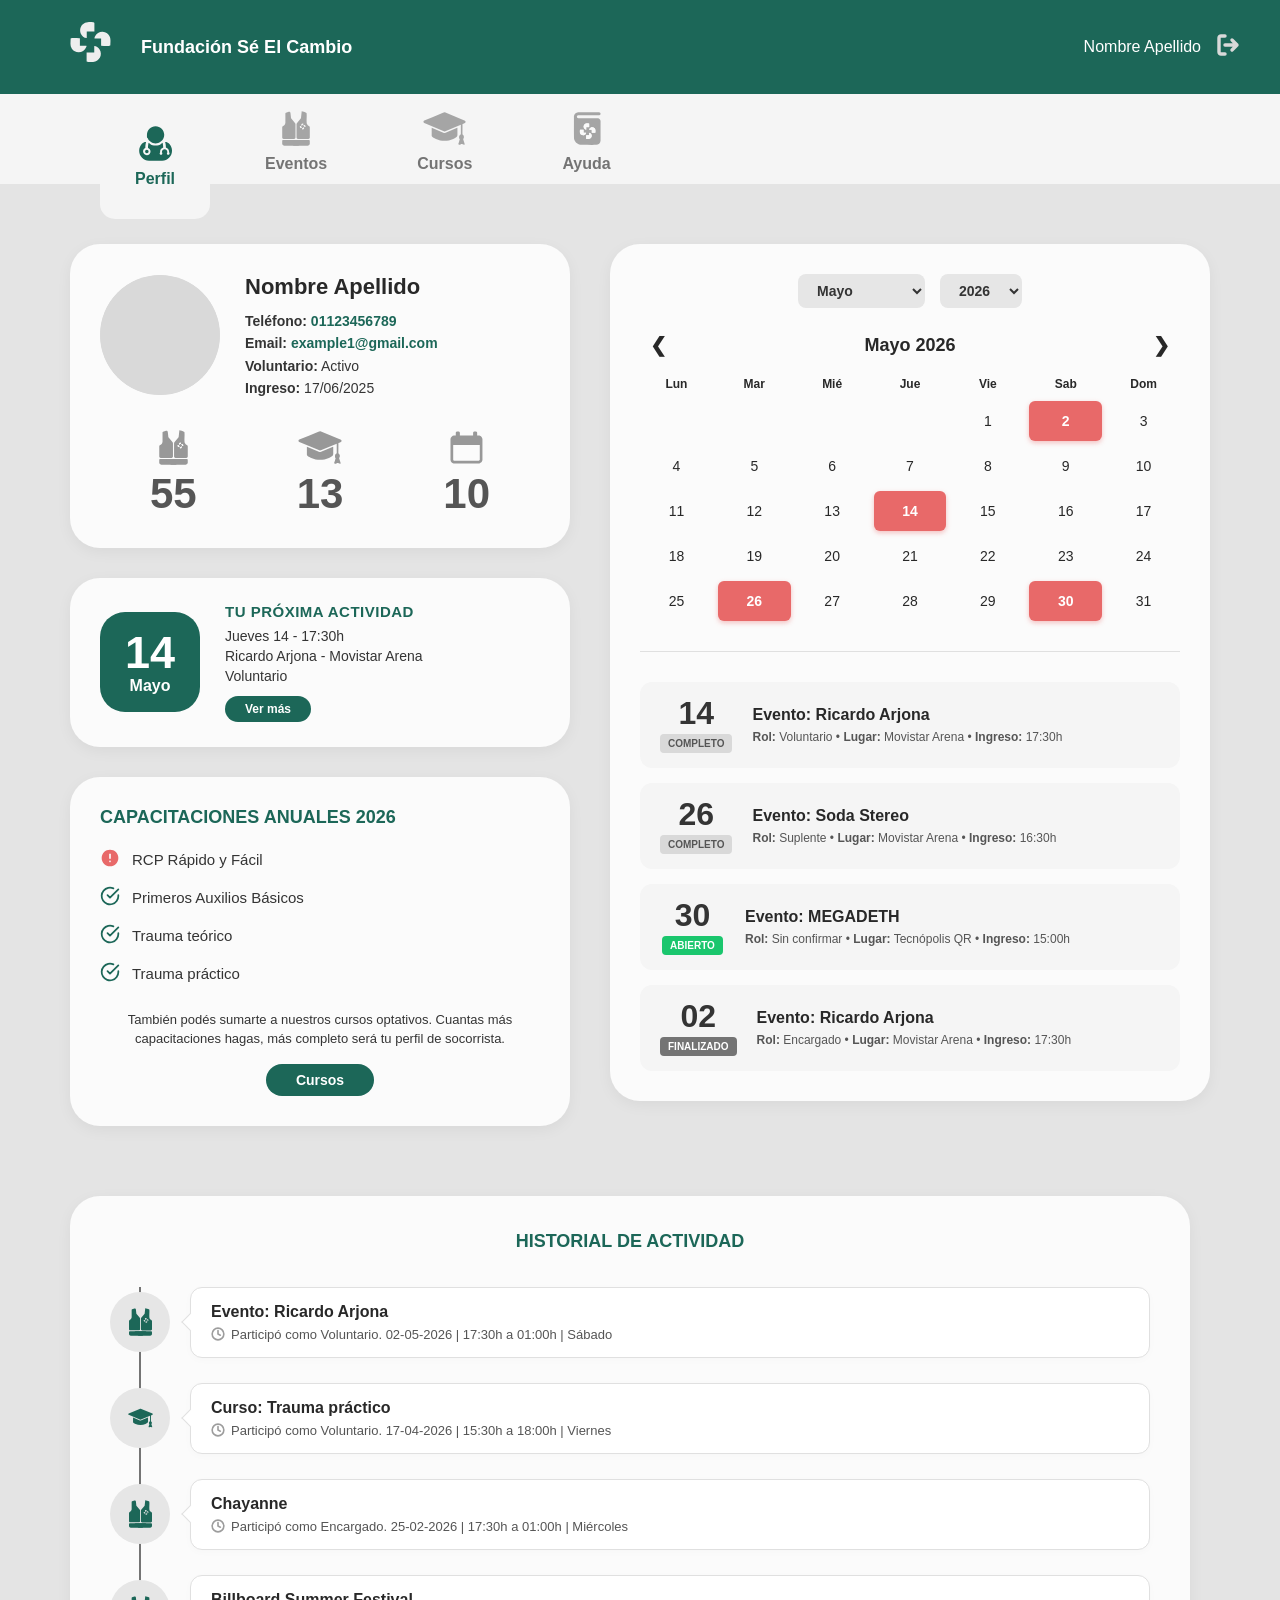
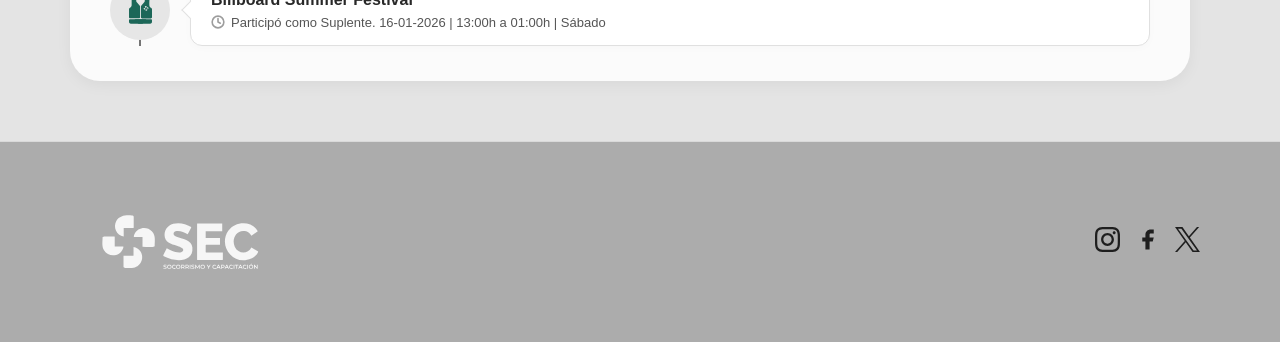
<file: inicio.html>
<!DOCTYPE html>
<html lang="es">
<head>
    <meta charset="UTF-8">
    <meta name="viewport" content="width=device-width, initial-scale=1.0">
    <title>Mi Perfil - SEC Socorrismo</title>
    <link rel="shortcut icon" href="img/faviconsec.svg" type="image/png">
    <link rel="stylesheet" href="css/stylesperfil.css">
</head>
<body>

    <header class="header-principal">
        <div class="logo-container">
            <img src="img/logoheader.svg" alt="Logo SEC"> 
            <p>Fundación Sé El Cambio</p>
        </div>

        <div class="user-logout">
            <span>Nombre Apellido</span>
            <a href="index.html">
                <img src="img/Log.svg" alt="Cerrar sesión">
            </a>
        </div>
    </header>

    <nav class="menu-principal">

        
        <ul>
            <li>
                <a href="inicio.html" class="activo">
                    <img src="img/icon sce.svg" alt=""> Perfil
                </a>
            </li>
            <li>
                <a href="eventos.html">
                    <img src="img/icon chaleco.svg" alt=""> Eventos
                </a>
            </li>
            <li>
                <a href="cursos.html">
                    <img src="img/GAFETE.svg" alt=""> Cursos
                </a>
            </li>
            <li>
                <a href="ayuda.html">
                    <img src="img/icon cursos.svg" alt=""> Ayuda
                </a>
            </li>
        </ul>
    </nav>

<main class="contenedor-perfil">

    <section class="tarjeta-personal">
        
        <div class="perfil-superior">
            <div class="foto-perfil">
                <img src="img/perfilcirculo.svg" alt="Foto">
            </div>
    
            <div class="info-usuario">
                <h3>Nombre Apellido</h3>
                <ul class="datos-lista">
                    <li><strong>Teléfono:</strong> <span class="destacado">01123456789</span></li>
                    <li><strong>Email:</strong> <span class="destacado">example1@gmail.com</span></li>
                    <li><strong>Voluntario:</strong> Activo</li>
                    <li><strong>Ingreso:</strong> 17/06/2025</li>
                </ul>
            </div>
        </div>
    
        <div class="contenedor-stats">
            <div class="stat-item" data-tooltip="Eventos">
                <img src="img/icon chaleco.svg" class="icono-stat" alt="Eventos">
                <span class="numero-stat">55</span>
            </div>
    
            <div class="stat-item" data-tooltip="Cursos">
                <img src="img/GAFETE.svg" class="icono-stat" alt="Cursos">
                <span class="numero-stat">13</span>
            </div>
    
            <div class="stat-item" data-tooltip="Actividad últimos 3 meses">
                <img src="img/calendario.svg" class="icono-stat" alt="Calendario">
                <span class="numero-stat">10</span>
            </div>
        </div>
        
    </section>
    
    <article class="tarjeta-proxima-actividad">
        <div class="fecha-destacada">
            <span class="dia-numero">14</span>
            <span class="mes-texto">Mayo</span>
        </div>
    
        <div class="info-actividad">
            <h4 class="titulo-actividad">TU PRÓXIMA ACTIVIDAD</h4>
            <p class="detalle-actividad">Jueves 14 - 17:30h</p>
            <p class="detalle-actividad">Ricardo Arjona - Movistar Arena</p>
            <p class="detalle-actividad">Voluntario</p>
            
            <button class="btn-ver-mas abrir-modal" data-target="modal-arjona">Ver más</button>
        </div>
    </article>
    
    
    <section class="calendario-contenedor">
        <header class="calendario-filtros">
            <select id="select-mes">
                <option value="0">Enero</option>
                <option value="1">Febrero</option>
                <option value="2">Marzo</option>
                <option value="3">Abril</option>
                <option value="4" selected>Mayo</option>
                <option value="5">Junio</option>
                <option value="6">Julio</option>
                <option value="7">Agosto</option>
                <option value="8">Septiembre</option>
                <option value="9">Octubre</option>
                <option value="10">Noviembre</option>
                <option value="11">Diciembre</option>
            </select>
    
            <select id="select-anio">
                <option value="2025">2025</option>
                <option value="2026" selected>2026</option>
                <option value="2027">2027</option>
            </select>
        </header>
    
        <div class="calendario-cuerpo">
            <div class="header-mes">
                <button id="btn-prev" class="btn-flecha">❮</button>
                <h3 id="titulo-mes-anio" class="titulo-mes">Mayo 2026</h3>
                <button id="btn-next" class="btn-flecha">❯</button>
            </div>
            
            <div class="dias-semana">
                <div>Lun</div><div>Mar</div><div>Mié</div><div>Jue</div><div>Vie</div><div>Sab</div><div>Dom</div>
            </div>
    
            <div id="grilla-dias" class="grilla-dias">
                </div>
        </div>
    
        <hr class="separador">
    
        <div id="caja-eventos" class="lista-eventos">
            
            <article id="btn-lista-arjona" class="evento-item abrir-modal" data-target="modal-arjona">
                <div class="columna-fecha">
                    <span class="dia-evento">14</span>
                    <div class="estado-etiqueta completo">Completo</div>
                </div>
                <div class="evento-info">
                    <h4 class="evento-titulo">Evento: Ricardo Arjona</h4>
                    <p><strong>Rol:</strong> Voluntario &bull; <strong>Lugar:</strong> Movistar Arena &bull; <strong>Ingreso:</strong> 17:30h</p>
                </div>
            </article>
            
            <article class="evento-item">
                <div class="columna-fecha">
                    <span class="dia-evento">26</span>
                    <div class="estado-etiqueta completo">Completo</div>
                </div>
                <div class="evento-info">
                    <h4 class="evento-titulo">Evento: Soda Stereo</h4>
                    <p><strong>Rol:</strong> Suplente &bull; <strong>Lugar:</strong> Movistar Arena &bull; <strong>Ingreso:</strong> 16:30h</p>
                </div>
            </article>
            
            <article class="evento-item abrir-modal" data-target="modal-megadeth" style="cursor: pointer;">
                <div class="columna-fecha">
                    <span class="dia-evento">30</span>
                    <div class="estado-etiqueta abierto">Abierto</div>
                </div>
                <div class="evento-info">
                    <h4 class="evento-titulo">Evento: MEGADETH</h4>
                    <p><strong>Rol:</strong> Sin confirmar &bull; <strong>Lugar:</strong> Tecnópolis QR &bull; <strong>Ingreso:</strong> 15:00h</p>
                </div>
            </article>
            
            <article class="evento-item">
                <div class="columna-fecha">
                    <span class="dia-evento">02</span>
                    <div class="estado-etiqueta finalizado">Finalizado</div>
                </div>
                <div class="evento-info">
                    <h4 class="evento-titulo">Evento: Ricardo Arjona</h4>
                    <p><strong>Rol:</strong> Encargado &bull; <strong>Lugar:</strong> Movistar Arena &bull; <strong>Ingreso:</strong> 17:30h</p>
                </div>
            </article>
        </div>
    
        <div id="mensaje-sin-eventos" style="display: none; text-align: center; color: #747474; padding: 20px;">
            No hay eventos programados para este mes.
        </div>
    </section>
    
    
    <article class="tarjeta-capacitaciones">
        <h3 class="titulo-capacitaciones">CAPACITACIONES ANUALES 2026</h3>
        
        <ul class="lista-cursos">
            <li class="curso-item">
        <span class="icono-cruz icono-tooltip" data-tooltip="Tenés 1 capacitación obligatoria pendiente para este año. ¡Renovala para seguir activo!">
            <img src="img/error.svg" alt="Falta">
        </span> 
        RCP Rápido y Fácil
    </li>
            <li class="curso-item">
                <span class="icono-check"><img src="img/Check.svg" alt="Aprobado"></span> 
                Primeros Auxilios Básicos
            </li>
            <li class="curso-item">
                <span class="icono-check"><img src="img/Check.svg" alt="Aprobado"></span> 
                Trauma teórico
            </li>
            <li class="curso-item">
                <span class="icono-check"><img src="img/Check.svg" alt="Aprobado"></span> 
                Trauma práctico
            </li>
        </ul>
    
        <div class="banner-optativos">
            <p class="texto-optativos">
                También podés sumarte a nuestros cursos optativos. Cuantas más capacitaciones hagas, más completo será tu perfil de socorrista.
            </p>
            <a href="cursos.html" class="btn-cursos">Cursos</a>
        </div>
    </article>
    
    <section class="tarjeta-historial">
        <h3 class="titulo-historial">HISTORIAL DE ACTIVIDAD</h3>
        
        <div class="timeline-contenedor">
            
            <div class="timeline-item">
                <div class="circulo-icono"><img src="img/icon chaleco.svg" alt="Evento"></div>
                <div class="timeline-tarjeta">
                    <h4 class="evento-titulo">Evento: Ricardo Arjona</h4>
                    <div class="evento-detalle">
                        <img src="img/reloj.svg" class="icono-reloj" alt="reloj">
                        Participó como Voluntario. 02-05-2026 | 17:30h a 01:00h | Sábado
                    </div>
                </div>
            </div>
    
            <div class="timeline-item">
                <div class="circulo-icono"><img src="img/GAFETE.svg" alt="Curso"></div>
                <div class="timeline-tarjeta">
                    <h4 class="evento-titulo">Curso: Trauma práctico</h4>
                    <div class="evento-detalle">
                        <img src="img/reloj.svg" class="icono-reloj" alt="reloj">
                        Participó como Voluntario. 17-04-2026 | 15:30h a 18:00h | Viernes
                    </div>
                </div>
            </div>
    
            <div class="timeline-item">
                <div class="circulo-icono"><img src="img/icon chaleco.svg" alt="Evento"></div>
                <div class="timeline-tarjeta">
                    <h4 class="evento-titulo">Chayanne</h4>
                    <div class="evento-detalle">
                        <img src="img/reloj.svg" class="icono-reloj" alt="reloj">
                        Participó como Encargado. 25-02-2026 | 17:30h a 01:00h | Miércoles
                    </div>
                </div>
            </div>
    
            <div class="timeline-item">
                <div class="circulo-icono"><img src="img/icon chaleco.svg" alt="Evento"></div>
                <div class="timeline-tarjeta">
                    <h4 class="evento-titulo">Billboard Summer Festival</h4>
                    <div class="evento-detalle">
                        <img src="img/reloj.svg" class="icono-reloj" alt="reloj">
                        Participó como Suplente. 16-01-2026 | 13:00h a 01:00h | Sábado
                    </div>
                </div>
            </div>
    
        </div>
    </section>

    
    <!-- EL POPUP FLOTANTE (Oculto por defecto) -->
<div id="modal-arjona" class="modal-overlay" style="display: none;">
    <div class="modal-contenido">
        
        <!-- Botón de cerrar -->
        <button id="btn-cerrar-modal" class="btn-cerrar">✖</button>

        <div class="modal-columnas">
            
            <!-- COLUMNA IZQUIERDA: Info del Lugar -->
            <div class="col-info">
                <h3>Lugar</h3>
                <p><strong>Nombre:</strong> Movistar Arena</p>
                <p><strong>Dirección:</strong> Humboldt 450, C1414 CABA</p>
                <p><strong>Punto de Encuentro:</strong> Av. Corrientes 6094</p>
                <br>
                <p><strong>¿Cómo llegar?:</strong></p>
                <p><strong>Colectivos:</strong> 19, 34, 42, 47, 55, 63, 65, 71, 76, 78, 87, 90, 93, 99, 108, 109, 110, 111, 127, 166, 176</p>
                <p><strong>Trenes:</strong> Línea Urquiza (Federico Lacroze) // Línea San Martín (Villa Crespo)</p>
                <p><strong>Subte:</strong> Línea B (Estación Dorrego)</p>
                <br>
                <p><strong>Mapa:</strong></p>
                <!-- El mapa es una imagen que funciona como link -->
                <iframe class="mapa-google" src="https://www.google.com/maps/embed?pb=!1m18!1m12!1m3!1d3284.381662918632!2d-58.45057612508856!3d-34.59450927295763!2m3!1f0!2f0!3f0!3m2!1i1024!2i768!4f13.1!3m3!1m2!1s0x95bcb5eb6fb40a93%3A0x1fcab11b62b55896!2sMovistar%20Arena!5e0!3m2!1ses-419!2sar!4v1780610363822!5m2!1ses-419!2sar" style="border:0;" allowfullscreen="" loading="lazy" referrerpolicy="no-referrer-when-downgrade"></iframe>
                    <span class="click-ver">Click para abrir en Google Maps</span>
                </a>
            </div>

            <!-- COLUMNA DERECHA: Lista de Inscriptos -->
            <div class="col-inscriptos">
                <h3>Inscriptos (#14)</h3>
                <ul class="lista-personas">
                    
                    <!-- El Encargado con su Tooltip -->
                    <li class="persona-item">
                        <span class="nombre-persona">Luciana Castro</span>
                        <div class="rol-grupo">
                            <span class="rol-encargado">Encargado</span>
                            <!-- Acá está la magia del tooltip (i) -->
                            <span class="icono-info" data-tooltip="Tel: 11-2345-6789"><img src="img/Info.svg" alt=""></span>
                        </div>
                    </li>

                    <!-- Voluntarios (Podés copiar y pegar esto para los 14) -->
                    <li class="persona-item">
                        <span class="nombre-persona">Valentina Rossi</span>
                        <span class="rol-voluntario">Voluntario</span>
                    </li>
                    <li class="persona-item">
                        <span class="nombre-persona">Mateo Fernández</span>
                        <span class="rol-voluntario">Voluntario</span>
                    </li>
                    <li class="persona-item">
                        <span class="nombre-persona">Lucía Bianchi</span>
                        <span class="rol-voluntario">Voluntario</span>
                    </li>
                                        <li class="persona-item">
                        <span class="nombre-persona">Julián Martínez</span>
                        <span class="rol-voluntario">Voluntario</span>
                                            <li class="persona-item">
                        <span class="nombre-persona">Sofía Moretti</span>
                        <span class="rol-voluntario">Voluntario</span>
                    </li>
                                        <li class="persona-item">
                        <span class="nombre-persona">Benjamín Costa</span>
                        <span class="rol-voluntario">Voluntario</span>
                    </li>
                                        <li class="persona-item">
                        <span class="nombre-persona">Camila Duarte</span>
                        <span class="rol-voluntario">Voluntario</span>
                    </li>
                                        <li class="persona-item">
                        <span class="nombre-persona">Tomás Herrera</span>
                        <span class="rol-voluntario">Voluntario</span>
                    </li>
                                        <li class="persona-item">
                        <span class="nombre-persona">Martina Silva</span>
                        <span class="rol-voluntario">Voluntario</span>
                    </li>
                                        <li class="persona-item">
                        <span class="nombre-persona">Nicolás Romero</span>
                        <span class="rol-suplente">Suplente</span>
                    </li>
                                        <li class="persona-item">
                        <span class="nombre-persona">Isabella Castro</span>
                        <span class="rol-suplente">Suplente</span>
                    </li>
                                        <li class="persona-item">
                        <span class="nombre-persona">Agustín Torres</span>
                        <span class="rol-suplente">Suplente</span>
                    </li>
                                        <li class="persona-item">
                        <span class="nombre-persona">Elena Paredes</span>
                        <span class="rol-suplente">Suplente</span>
                    </li>
                    </li>
                </ul>
            </div>

        </div>
    </div>
</div>


<div id="modal-megadeth" class="modal-overlay" style="display: none;">
    <div class="modal-contenido">
        <button class="btn-cerrar">✖</button>
        <div class="modal-columnas">
            
            <!-- COLUMNA IZQUIERDA: Info del Lugar -->
            <div class="col-info">
                <h3>Lugar</h3>
                <p><strong>Nombre:</strong> Tecnópolis QR</p>
                <p><strong>Dirección:</strong> Av. Constituyentes y Maipu</p>
                <p><strong>Punto de Encuentro:</strong> Av. Constituyentes y Maipu</p>
                <br>
                <p><strong>¿Cómo llegar?:</strong></p>
                <p><strong>Colectivos:</strong> 21, 28, 111, 112, 117, 127, 140, 142, 175, 176</p>
                <p><strong>Trenes:</strong> Linea Mitre - Estación San Martín</p>
                <p> Linea Belgrano Norte - Estación M. M. Padilla</p>
                <p><strong>Subte:</strong> - </p>
                <br>
                <p><strong>Mapa:</strong></p>
                <!-- El mapa es una imagen que funciona como link -->
                <iframe src="https://www.google.com/maps/embed?pb=!1m18!1m12!1m3!1d410.7023771902228!2d-58.51519998277457!3d-34.56320041135179!2m3!1f0!2f0!3f0!3m2!1i1024!2i768!4f13.1!3m3!1m2!1s0x95bcb71b832da9f3%3A0x1f78a3e79baccb97!2sAv.%20de%20los%20Constituyentes%201906-1902%2C%20B1650%20Villa%20Martelli%2C%20Provincia%20de%20Buenos%20Aires!5e0!3m2!1ses-419!2sar!4v1781225140022!5m2!1ses-419!2sar" style="border:0;" allowfullscreen="" loading="lazy" referrerpolicy="no-referrer-when-downgrade"></iframe>
                    <span class="click-ver">Click para abrir en Google Maps</span>
                </a>
            </div>

            <!-- COLUMNA DERECHA: Lista de Inscriptos -->
            <div class="col-inscriptos">
                <h3>Inscriptos (#38)</h3>
                <ul class="lista-personas">
                    

                    <!-- Voluntarios (Podés copiar y pegar esto para los 14) -->
                    <li class="persona-item">
                        <span class="nombre-persona">Santiago Ramallo</span>
                        <span class="rol-voluntario">Sin confirmar</span>
                    </li>
                    <li class="persona-item">
                        <span class="nombre-persona">Alma Quintana</span>
                        <span class="rol-voluntario">Sin confirmar</span>
                    </li>
                    <li class="persona-item">
                        <span class="nombre-persona">Jerónimo Rivas</span>
                        <span class="rol-voluntario">Sin confirmar</span>
                    </li>
                    <li class="persona-item">
                        <span class="nombre-persona">Luana Galván</span>
                        <span class="rol-voluntario">Sin confirmar</span>
                    </li>
                    <li class="persona-item">
                        <span class="nombre-persona">Thiago Ibarra</span>
                        <span class="rol-voluntario">Sin confirmar</span>
                    </li>
                    <li class="persona-item">
                        <span class="nombre-persona">Olivia Bustamante</span>
                        <span class="rol-voluntario">Sin confirmar</span>
                    </li>
                    <li class="persona-item">
                        <span class="nombre-persona">Lautaro Salinas</span>
                        <span class="rol-voluntario">Sin confirmar</span>
                    </li>
                    <li class="persona-item">
                        <span class="nombre-persona">Jazmín Corvalán</span>
                        <span class="rol-voluntario">Sin confirmar</span>
                    </li>
                    <li class="persona-item">
                        <span class="nombre-persona">Mauro Ledezma</span>
                        <span class="rol-voluntario">Sin confirmar</span>
                    </li>
                    <li class="persona-item">
                        <span class="nombre-persona">Aitana Figueroa</span>
                        <span class="rol-voluntario">Sin confirmar</span>
                    </li>
                    <li class="persona-item">
                        <span class="nombre-persona">Facundo Varela</span>
                        <span class="rol-voluntario">Sin confirmar</span>
                    </li>
                    <li class="persona-item">
                        <span class="nombre-persona">Renata Guzmán</span>
                        <span class="rol-voluntario">Sin confirmar</span>
                    </li>
                    <li class="persona-item">
                        <span class="nombre-persona">Gastón Orellana</span>
                        <span class="rol-voluntario">Sin confirmar</span>
                    </li>
                    <li class="persona-item">
                        <span class="nombre-persona">Paloma Peralta</span>
                        <span class="rol-voluntario">Sin confirmar</span>
                    </li>
                    <li class="persona-item">
                        <span class="nombre-persona">Tomás Cabral</span>
                        <span class="rol-voluntario">Sin confirmar</span>
                    </li>
                    <li class="persona-item">
                        <span class="nombre-persona">Chiara Espinosa</span>
                        <span class="rol-voluntario">Sin confirmar</span>
                    </li>
                    <li class="persona-item">
                        <span class="nombre-persona">Lucas Valenzuela</span>
                        <span class="rol-voluntario">Sin confirmar</span>
                    </li>
                    <li class="persona-item">
                        <span class="nombre-persona">Milagros Funes</span>
                        <span class="rol-voluntario">Sin confirmar</span>
                    </li>
                    <li class="persona-item">
                        <span class="nombre-persona">Dante Guevara</span>
                        <span class="rol-voluntario">Sin confirmar</span>
                    </li>
                    <li class="persona-item">
                        <span class="nombre-persona">Abril Mendoza</span>
                        <span class="rol-voluntario">Sin confirmar</span>
                    </li>
                    <li class="persona-item">
                        <span class="nombre-persona">Felipe Beltrán</span>
                        <span class="rol-voluntario">Sin confirmar</span>
                    </li>
                    <li class="persona-item">
                        <span class="nombre-persona">Catalina Solís</span>
                        <span class="rol-voluntario">Sin confirmar</span>
                    </li>
                    <li class="persona-item">
                        <span class="nombre-persona">Ignacio Pardo</span>
                        <span class="rol-voluntario">Sin confirmar</span>
                    </li>
                    <li class="persona-item">
                        <span class="nombre-persona">Florencia Villalba</span>
                        <span class="rol-voluntario">Sin confirmar</span>
                    </li>
                    <li class="persona-item">
                        <span class="nombre-persona">Joaquín Santillán</span>
                        <span class="rol-voluntario">Sin confirmar</span>
                    </li>
                    <li class="persona-item">
                        <span class="nombre-persona">Valentina Rossi</span>
                        <span class="rol-voluntario">Sin confirmar</span>
                    </li>
                    <li class="persona-item">
                        <span class="nombre-persona">Mateo Fernández</span>
                        <span class="rol-voluntario">Sin confirmar</span>
                    </li>
                    <li class="persona-item">
                        <span class="nombre-persona">Lucía Bianchi</span>
                        <span class="rol-voluntario">Sin confirmar</span>
                    </li>
                                        <li class="persona-item">
                        <span class="nombre-persona">Julián Martínez</span>
                        <span class="rol-voluntario">Sin confirmar</span>
                                            <li class="persona-item">
                        <span class="nombre-persona">Sofía Moretti</span>
                        <span class="rol-voluntario">Sin confirmar</span>
                    </li>
                                        <li class="persona-item">
                        <span class="nombre-persona">Benjamín Costa</span>
                        <span class="rol-voluntario">Sin confirmar</span>
                    </li>
                                        <li class="persona-item">
                        <span class="nombre-persona">Camila Duarte</span>
                        <span class="rol-voluntario">Sin confirmar</span>
                    </li>
                                        <li class="persona-item">
                        <span class="nombre-persona">Tomás Herrera</span>
                        <span class="rol-voluntario">Sin confirmar</span>
                    </li>
                                        <li class="persona-item">
                        <span class="nombre-persona">Sin confirmar</span>
                        <span class="rol-voluntario">Sin confirmar</span>
                    </li>
                    </li>
                    </li>
                </ul>
            </div>

        </div>
    </div>
</div>


    </main>


<footer class="footer-sec">
        <div class="footer-contenido">

            <div>
                 <div class="logo-footer">
                <img src="img/logosec.svg" alt="">
            </div>
</div> 
            <div class="redes-sociales">
                <a href="https://www.instagram.com/sec.socorrismo/" target="_blank">
                    <img src="img/instagram.svg" alt="Instagram">
                </a>
                <a href="https://www.facebook.com/socorrismo">
                    <img src="img/Facebook.svg" alt="Facebook">
                </a>
                <a href="#">
                    <img src="img/twitter.svg" alt="X">
                </a>
            </div>
        </div>
    </footer>


    <script>

document.addEventListener('DOMContentLoaded', () => {

    /* =======================================================
       1. LÓGICA DE LOS POPUPS (Mejorada)
       ======================================================= */
    // Usamos delegación de eventos para que funcione incluso con los días creados por JS
    document.addEventListener('click', (e) => {
        // Si tocamos algo que tiene la clase 'abrir-modal'
        const btnAbrir = e.target.closest('.abrir-modal');
        if (btnAbrir) {
            const targetId = btnAbrir.getAttribute('data-target');
            const modal = document.getElementById(targetId);
            if (modal) modal.style.display = 'flex';
        }

        // Si tocamos la "X" para cerrar
        const btnCerrar = e.target.closest('.btn-cerrar');
        if (btnCerrar) {
            const modal = btnCerrar.closest('.modal-overlay');
            if (modal) modal.style.display = 'none';
        }

        // Si tocamos el fondo oscuro afuera de la caja
        if (e.target.classList.contains('modal-overlay')) {
            e.target.style.display = 'none';
        }
    });

    /* =======================================================
       2. LÓGICA DEL CALENDARIO Y LISTA DE EVENTOS
       ======================================================= */
    const selectMes = document.getElementById('select-mes');
    const selectAnio = document.getElementById('select-anio');
    const tituloMesAnio = document.getElementById('titulo-mes-anio');
    const grillaDias = document.getElementById('grilla-dias');
    const cajaEventos = document.getElementById('caja-eventos');
    const mensajeSinEventos = document.getElementById('mensaje-sin-eventos');

    // Asociamos las fechas exactas con el ID de su popup correspondiente
    const diasConEventos = {
        "2026-4-2": "modal",
        "2026-4-26": "modal",
        "2026-4-14": "modal-arjona",
        "2026-4-30": "modal-megadeth"
    };

    const nombresMeses = ["Enero", "Febrero", "Marzo", "Abril", "Mayo", "Junio", "Julio", "Agosto", "Septiembre", "Octubre", "Noviembre", "Diciembre"];

    function renderizarCalendario() {
        const mes = parseInt(selectMes.value);
        const anio = parseInt(selectAnio.value);
        
        tituloMesAnio.textContent = `${nombresMeses[mes]} ${anio}`;
        grillaDias.innerHTML = '';

        // MAGIA: Si estamos en Mayo (4) de 2026, mostramos la lista. Si no, mostramos el cartel.
        if (mes === 4 && anio === 2026) {
            cajaEventos.style.display = 'flex';
            mensajeSinEventos.style.display = 'none';
        } else {
            cajaEventos.style.display = 'none';
            mensajeSinEventos.style.display = 'block';
        }

        let primerDia = new Date(anio, mes, 1).getDay();
        primerDia = primerDia === 0 ? 6 : primerDia - 1; 
        const diasEnMes = new Date(anio, mes + 1, 0).getDate();

        // Cuadraditos vacíos
        for (let i = 0; i < primerDia; i++) {
            const vacio = document.createElement('div');
            vacio.classList.add('dia-caja', 'dia-vacio');
            grillaDias.appendChild(vacio);
        }

        // Días con números
        for (let dia = 1; dia <= diasEnMes; dia++) {
            const cajaDia = document.createElement('div');
            cajaDia.classList.add('dia-caja');
            cajaDia.textContent = dia;

            // Si el día está en nuestra lista de eventos, lo pintamos de rojo y le damos la orden de abrir el popup
            const fechaActual = `${anio}-${mes}-${dia}`;
            if (diasConEventos[fechaActual]) {
                cajaDia.classList.add('dia-con-evento', 'abrir-modal');
                cajaDia.setAttribute('data-target', diasConEventos[fechaActual]);
            }

            grillaDias.appendChild(cajaDia);
        }
    }

    /* =======================================================
       3. CONTROLES DEL CALENDARIO (Flechas)
       ======================================================= */
    selectMes.addEventListener('change', renderizarCalendario);
    selectAnio.addEventListener('change', renderizarCalendario);

    document.getElementById('btn-prev').addEventListener('click', () => {
        let mesActual = parseInt(selectMes.value);
        let anioActual = parseInt(selectAnio.value);
        if (mesActual === 0) {
            selectMes.value = 11;
            selectAnio.value = anioActual - 1;
        } else {
            selectMes.value = mesActual - 1;
        }
        renderizarCalendario();
    });

    document.getElementById('btn-next').addEventListener('click', () => {
        let mesActual = parseInt(selectMes.value);
        let anioActual = parseInt(selectAnio.value);
        if (mesActual === 11) {
            selectMes.value = 0;
            selectAnio.value = anioActual + 1;
        } else {
            selectMes.value = mesActual + 1;
        }
        renderizarCalendario();
    });

    renderizarCalendario();
});

    </script>


</body>
</html>
</file>
<file: css/styles.css>
/* Reseteo básico del navegador */
body {
    margin: 0;
    padding: 0;
}

/* Fondo principal */
.login {
    width: 100%;
    height: 100vh; /* Ocupa el 100% del alto de la pantalla */
    position: relative;
    background-color: #fff;
    overflow: hidden;
    text-align: center;
    font-size: 15px;
    color: #081b17;
    font-family: 'Montserrat', sans-serif;
}

.login-child {
    position: absolute;
    top: 0;
    left: 0;
    background: linear-gradient(107.58deg, #1a1b2e, #1d6758);
    width: 100%;
    height: 100%;
}

/* Contenedor */
.rectangle-parent {
    position: absolute;
    top: 50%;
    left: 50%;
    transform: translate(-50%, -50%); /* Truco clave para centrar perfecto */
    width: 371.2px;
    height: 493px;
 
    animation: deslizarDesdeArriba 0.8s ease-out; 
}



.group-child {
    position: absolute;
    top: 0;
    left: 0;
    border-radius: 23px;
    background-color: #dfdfdf;
    width: 100%;
    height: 100%;
}

/* Logo y sistema */
.isotipo {
    position: absolute;
    top: -20px;
    left: 70.28px;
    width: 236.6px;
    height: 236.6px;
}

.sistema-de-voluntarios {
    position: absolute;
    top: 200px;
    left: calc(50% - 77.72px);
    font-weight: 600;
    width: 155.4px;
}

/* Iconos */
.mail {
    position: absolute;
    top: 253.56px;
    left: 43.6px;
    width: 25.5px;
    height: 25.5px;
    z-index: 10; /* Para que quede por encima del input */
}

.key {
    position: absolute;
    top: 333.56px;
    left: 43.6px;
    width: 29px;
    height: 30.2px;
    z-index: 10;
}

/* cajas de los inputs, tipo la posicion */
.email-field-text-wrapper {
    position: absolute;
    top: 289px;
    left: 43px;
    width: 285px;
    height: 34px;
}

.password-field-text {
    position: absolute;
    top: 370px;
    left: 44px;
    width: 285px;
    height: 34px;
}

/* Cajas de texto de correo y contraseña */
.email-rectangle, 
.password-rectangle {
    position: absolute;
    top: 0px;
    left: 0px;
    border-radius: 10px;
    background-color: rgba(255, 255, 255, 0.5); /* Aclarado un poco para leer mejor */
    border: 1px solid rgba(0, 0, 0, 0.4);
    box-sizing: border-box;
    width: 286px;
    height: 35px;
    padding-left: 15px; /* Separación del texto */
    font-family: 'Inter', sans-serif;
    outline: none; /* Saca el borde negro al hacer clic */
}

/* Botón de Ingresar */
.button {
    position: absolute;
    top: 427.84px;
    left: 82.12px;
    border-radius: 8px;
    background-color: #1c6758;
    border: 1px solid #1c6758;
    width: 215.8px;
    height: 37.1px;
    display: flex;
    align-items: center;
    justify-content: center;
    color: #f5f5f5;
    font-family: 'Inter', sans-serif;
    cursor: pointer; 
}

.button:hover {
    background-color: #154e43;
}

.button2 {
    font-weight: 600;
}

/* Iconos */
.mail, .key {
    position: absolute;
    top: 50%; 
    transform: translateY(-180%); 
    left: 5px; 
    width: 25px;
    z-index: 10;
}
.key {
    transform: translateY(-160%);
}


@keyframes deslizarDesdeArriba {
    0% {
        top: -30%; 
        opacity: 0; 
    }
    100% {
        top: 50%; 
        opacity: 1; 
    }
}
</file>
<file: css/stylescursos.css>
/* Reset para limpiar márgenes automáticos del navegador */
* {
    margin: 0;
    padding: 0;
    box-sizing: border-box;
}

body {
    font-family: 'Inter', sans-serif; 
    background-color: #e4e4e4; /* El gris clarito de tu fondo */
}

/* ====================================
   1. BARRA SUPERIOR (HEADER)
   ==================================== */
.header-principal {
    display: flex;
    justify-content: space-between; /* Empuja el logo a la izq y el usuario a la der */
    align-items: center; /* Centra los elementos verticalmente */
    background-color: #1c6758; /* Verde SEC */
    color: white;
    padding: 2px 40px;
}

.logo-container {
    display: flex;
    align-items: center;

}

.logo-container img {
    height: 90px; /* Ajustá este número según el tamaño de tu logo */
}

.logo-container p {
    font-weight: 600;
    font-size: 18px;
}

.user-logout {
    display: flex;
    align-items: center;
    gap: 15px;
    font-weight: 500;
}

.user-logout img {
    height: 24px;
    cursor: pointer;
}
/* ====================================
   2. MENÚ DE NAVEGACIÓN (NAV) - LENGÜETAS COLUMNA
   ==================================== */

.menu-principal {
    background-color: #f5f5f5; /* Fondo gris claro de la barra */
    padding: 0px 100px; /* Margen interno que vos definiste */
    height: 90px; /* Altura de la barra para que entren el ícono de 70px y el texto */
    display: flex;
}

.menu-principal ul {
    list-style: none; /* Saca los puntitos de la lista */
    display: flex;
    gap: 20px; /* Separación gigante entre botones como en tu diseño */
    align-items: flex-start; /* Pega los botones al techo de la barra */
    height: 100%;
}

/* ESTADO NORMAL (Inactivo) */
.menu-principal a {
    text-decoration: none; /* Saca el subrayado azul feo */
    color: #747474; /* Color gris para los inactivos */
    font-weight: 600;
    font-size: 16px;
    display: flex;
    flex-direction: column; /* Pone texto abajo del ícono */
    align-items: center;
    justify-content: center;
    
    /* Configuración de la caja/lengüeta */
    height: 95px; /* Ocupa exactamente el mismo alto que la barra gris */
    padding: 0 35px; /* Un poco de aire a los costados del texto/ícono */
    border-radius: 0 0 15px 15px; /* Redondea solo las puntas de abajo */
    transition: all 0.4s ease; /* Transición suave */
    gap: 9px
}

/* ESTILO DE ÍCONOS INACTIVOS */
.menu-principal a img {
    height: 35px; /* Tu tamaño de ícono */

    filter: grayscale(100%) opacity(50%); /* Hace que el ícono se vea gris y medio apagado */
    transition: all 0.2s ease;
}

/* ====================================
   ESTADO ACTIVO (La pestaña que cuelga)
   ==================================== */
.menu-principal a.activo {
    color: #1c6758; /* Texto verde */
    font-weight: 700;
    background-color: #f5f5f5; /* Caja 
    
    /* LA MAGIA DEL HUNDIMIENTO */
    height: 125px; /* Más alta que la barra (120px) para que sobresalga hacia abajo */
    
}

/* Le devuelve el color original al ícono activo */
.menu-principal a.activo img {
    filter:none
}



/* HASTA ACA ES EL MENÚ */



/* ====================================
   ESTRUCTURA GENERAL DE LA PÁGINA
   ==================================== */
body {
    background-color: #e4e4e4; /* Fondo gris clarito que envuelve la tabla blanca */
}

.contenedor-cursos {
    background-color: #ffffff;
    width: 1300px;
    max-width: 95%;
    margin: 70px auto;
    border-radius: 30px;
    box-shadow: 0px 4px 15px rgba(0, 0, 0, 0.05);
    padding: 40px 60px;
    min-height: 800px;
    
}

/* ====================================
   CABECERA Y BUSCADOR
   ==================================== */
.cabecera-lista {
    display: flex;
    justify-content: space-between;
    align-items: center;
    margin-bottom: 30px;
}

.titulo-eventos {
    font-size: 22px;
    font-weight: 600;
    color: #282828;
}

.buscador {
    display: flex;
    align-items: center;
    border: 1px solid #d9d9d9;
    border-radius: 50px;
    padding: 10px 20px;
    width: 300px;
    background-color: #fff;
}

.buscador input {
    border: none;
    outline: none;
    flex: 1;
    font-size: 14px;
    color: #282828;
}

.buscador img {
    width: 16px;
    height: 16px;
    opacity: 0.5;
    cursor: pointer;
}


/* Definimos la animación */
@keyframes deslizarDesdeArriba {
    0% {
        transform: translateY(-50px); /* Empieza 50px más arriba */
        opacity: 0;                   /* Invisible al inicio */
    }
    100% {
        transform: translateY(0);     /* Termina en su lugar original */
        opacity: 1;                   /* Totalmente visible */
    }
}

/* Aplicamos la animación a tu contenedor principal */
.contenedor-cursos {
    /* Llamamos a la animación, le damos 0.8 segundos y 'ease-out' para que frene suave */
    animation: deslizarDesdeArriba 0.8s ease-out; 
}
.modal-contenido { animation: deslizarDesdeArriba 0.8s ease-out; }

/* ====================================
   TABLA DE EVENTOS (Cuadrícula y Cebra)
   ==================================== */
.tabla-contenedor {
    width: 100%;
    overflow-x: auto; 
}

.tabla-sec {
    width: 100%;
    border-collapse: collapse; /* Une las líneas perfectamente */
    text-align: center;        
    font-size: 13px;
    color: #282828;
    border: 1px solid #bbb;    /* Borde exterior de la tabla */
}

/* LA CUADRÍCULA: Líneas VERTICALES y horizontales bien marcadas */
.tabla-sec th, 
.tabla-sec td {
    border: 1px solid #bbb;    /* Esto es lo que dibuja las líneas verticales entre columnas */
    padding: 15px 10px; 
    vertical-align: middle;
}

/* Fondo para la fila de títulos */
.tabla-sec th {
    background-color: #e4e4e4; /* Un gris un toque más oscuro para separar la cabecera */
    font-weight: 600;
}

/* ====================================
   EFECTO CEBRA (Colores intercalados)
   ==================================== */
/* Filas impares (1, 3, 5...) */
.tabla-sec tbody tr:nth-child(odd) {
    background-color: #ffffff;
}

/* Filas pares (2, 4, 6...) */
.tabla-sec tbody tr:nth-child(even) {
    background-color: #fcfcfc; /* Gris clarito para diferenciar */
}

/* Efecto hover: resalta la fila donde tenés el cursor */
.tabla-sec tbody tr:hover {
    background-color: #ececec;
}

/* ====================================
   ETIQUETAS DE ESTADO Y BOTÓN
   ==================================== */
.badge-estado {
    padding: 4px 10px;
    border-radius: 6px;
    color: white;
    font-weight: 600;
    font-size: 11px;
    display: inline-block;
    text-align: center;
    min-width: 90px;
}

.abierto { background-color: #1ac66d; }
.inscripto { background-color: #7444a1; }
.completo { 
    background-color: #d9d9d9; 
    color: #747474; 
}

.grupo-estado {
    display: flex;
    flex-direction: column;
    align-items: center;
    gap: 4px;
}

/* ====================================
   ALINEACIONES Y TEXTOS ESPECÍFICOS
   ==================================== */
/* Alinear a la izquierda específicamente Lugar y Evento */
.align-izq,
.col-lugar, 
.col-evento {
    text-align: left;
}

/* Colores específicos para los textos de Lugar y Evento */
.col-lugar, .col-evento {
    font-weight: 600;
    color: #1c6758;
}

/* Botón de inscripción transparente (Limpiado) */
.btn-inscribirse {
    background: none;        /* Le saca el fondo gris feo */
    border: none;            /* Le saca el borde negro */
    padding: 0;              /* Le quita cualquier espacio interno residual */
    cursor: pointer;         /* Hace que aparezca la manito al pasar el mouse */
    display: inline-flex;    /* Centra la imagen perfectamente adentro */
    align-items: center;
    justify-content: center;
    transition: transform 0.2s, opacity 0.2s; /* Animación suave para el hover */
}

/* El icono que está adentro del botón */
.btn-inscribirse img {
    width: 24px;             /* Controlás el tamaño de tu cuadrado check */
    height: 24px;
    display: block;
}

/* Efectito profesional al pasar el mouse */
.btn-inscribirse:hover {
    transform: scale(1.05);  /* Agranda un poquitito el check */
    opacity: 0.8;            /* Se vuelve un toque transparente para avisar que es clicleable */
}

/* Para los iconos que son solo informativos y fijos */
.icono-estatico {
    display: inline-flex;
    align-items: center;
    justify-content: center;
    cursor: default; /* En vez de la manito, mantiene la flecha normal del cursor */
}

.icono-estatico img {
    width: 24px;
    height: 24px;
    display: block;
    opacity: 0.9; /* Un tono firme pero que delata que es un estado fijo */
}


/* ====================================
   FOOTER SEC
   ==================================== */
.footer-sec {
    background-color: #acacac;
    width: 100%;
    border-top: 1px solid #d9d9d9;
    margin-top: auto; /* ESTA ES LA MAGIA QUE LO EMPUJA AL FONDO */
}

.footer-contenido {
    max-width: 1200px;
    margin: 0 auto;
    display: flex;
    justify-content: space-between;
    align-items: center;
    padding: 0 40px;
}

.logo-footer {
    display: flex;
    width: 200px;
    margin: auto;
}

.redes-sociales {
    display: flex;
    padding-left: 100px; /* Si ves que queda muy separado, podés achicar este valor */
    gap: 15px;
}

.redes-sociales img {
    width: 25px;
    height: 25px;
    cursor: pointer;
    transition: transform 0.2s;
}

.redes-sociales img:hover {
    transform: scale(1.1);
}

/* ====================================
   MODO CELULAR (RESPONSIVE) - PULIDO
   ==================================== */
@media (max-width: 768px) {
    
    /* 1. HEADER: Ocultamos el texto y achicamos paddings */
    .logo-container p {
        display: none; /* Chau texto "Fundación Sé El Cambio" */
    }
    .header-principal {
        padding: 10px 20px; /* Ajustamos para que quede compacto */
    }
    .logo-container img {
        height: 60px; /* Achicamos un poco el logo para celular */
    }

    /* 2. MENÚ: Centrado y sin que se aplasten las cajas */
    .menu-principal {
        padding: 0; 
        justify-content: center; /* Centra el menú completo */
    }
    .menu-principal ul {
        gap: 15px; /* Distancia ideal entre botones */
        justify-content: center;
        padding-left: 0;
    }
    .menu-principal a {
        padding: 0 10px; /* Mantiene la forma del rectangulo activo */
        font-size: 11px; /* Letra un toque más chica para que respiren */
    }
    .menu-principal a.activo {
        height: 105px; /* Ajuste sutil a la pestaña activa en celu */
    }

    /* 3. CONTENEDORES: Márgenes más amigables */
    .contenedor-cursos, .contenedor-ayuda {
        width: 95%;
        margin: 20px auto;
        padding: 20px 55px;
    }

    /* 4. BUSCADOR Y TÍTULO */
    .cabecera-lista {
        flex-direction: column;
        gap: 15px;
        align-items: center; /* Centramos todo */
        text-align: center;
    }
    .buscador {
        width: 100%;
    }

    /* 5. TARJETAS DE EVENTOS (Estética limpia) */
    .tabla-sec thead {
        display: none; 
    }
    .tabla-sec {
        border: none; /* ¡Chau línea fea contenedora gigante! */
    }
    .tabla-sec, .tabla-sec tbody, .tabla-sec tr, .tabla-sec td {
        display: block;
        width: 100%;
    }

    /* La Tarjeta en sí */
    .tabla-sec tr {
        margin-bottom: 20px;
        border: 1px solid #e4e4e4; /* Borde súper suave y clarito */
        border-radius: 15px;
        box-shadow: 0px 4px 8px rgba(0, 0, 0, 0.05); /* Sombrita para que resalte del fondo */
        background-color: #fff !important; 
        padding: 15px 0; /* Aire arriba y abajo de la tarjeta completa */
    }

    /* Los datos (renglones adentro de la tarjeta con línea divisoria) */
    .tabla-sec td {
        display: flex;
        justify-content: space-between;
        align-items: center;
        border: none; 
        border-bottom: 1px solid #eee; /* Volvemos a poner la línea divisoria sutil */
        padding: 8px 20px; /* Un pelín más de aire para que la línea no ahogue el texto */
        text-align: right; 
    }

    /* Evitamos que el último dato antes del botón tenga línea doble */
    .tabla-sec td:nth-last-child(2) {
        border-bottom: none;
    }

    /* Las etiquetas de la izquierda */
    .tabla-sec td::before {
        content: attr(data-label); 
        font-weight: 600;
        color: #747474; /* Gris oscuro para las etiquetas, así resalta más el dato negro a la derecha */
        text-align: left;
        flex: 1; 
    }

    /* 6. BOTÓN DE INSCRIBIRSE CENTRADO */
    .tabla-sec td:last-child {
        justify-content: center; /* Centra el botón en su renglón */
        margin-top: 15px; /* Lo separa un poco de los datos de arriba */
        padding-bottom: 5px;
        border-top: 1px solid #eee; /* Le ponemos una linita sutil solo para separarlo de la info */
    }
    
    /* Aseguramos que la etiqueta fantasma no empuje al botón */
    .tabla-sec td:last-child::before {
        display: none; 
    }

    /* Corregimos textos que venían alineados a la izquierda de la PC */
    .col-lugar, .col-evento, .align-izq {
        text-align: right;
    }
}

.oculto {
    display: none !important;
}
</file>
<file: css/styleseventos.css>
/* Reset para limpiar márgenes automáticos del navegador */
* {
    margin: 0;
    padding: 0;
    box-sizing: border-box;
}

body {
    font-family: 'Inter', sans-serif; 
    background-color: #e4e4e4; /* El gris clarito de tu fondo */
}

/* ====================================
   1. BARRA SUPERIOR (HEADER)
   ==================================== */
.header-principal {
    display: flex;
    justify-content: space-between; /* Empuja el logo a la izq y el usuario a la der */
    align-items: center; /* Centra los elementos verticalmente */
    background-color: #1c6758; /* Verde SEC */
    color: white;
    padding: 2px 40px;
}

.logo-container {
    display: flex;
    align-items: center;

}

.logo-container img {
    height: 90px; /* Ajustá este número según el tamaño de tu logo */
}

.logo-container p {
    font-weight: 600;
    font-size: 18px;
}

.user-logout {
    display: flex;
    align-items: center;
    gap: 15px;
    font-weight: 500;
}

.user-logout img {
    height: 24px;
    cursor: pointer;
}
/* ====================================
   2. MENÚ DE NAVEGACIÓN (NAV) - LENGÜETAS COLUMNA
   ==================================== */

.menu-principal {
    background-color: #f5f5f5; /* Fondo gris claro de la barra */
    padding: 0px 100px; /* Margen interno que vos definiste */
    height: 90px; /* Altura de la barra para que entren el ícono de 70px y el texto */
    display: flex;
}

.menu-principal ul {
    list-style: none; /* Saca los puntitos de la lista */
    display: flex;
    gap: 20px; /* Separación gigante entre botones como en tu diseño */
    align-items: flex-start; /* Pega los botones al techo de la barra */
    height: 100%;
}

/* ESTADO NORMAL (Inactivo) */
.menu-principal a {
    text-decoration: none; /* Saca el subrayado azul feo */
    color: #747474; /* Color gris para los inactivos */
    font-weight: 600;
    font-size: 16px;
    display: flex;
    flex-direction: column; /* Pone texto abajo del ícono */
    align-items: center;
    justify-content: center;
    
    /* Configuración de la caja/lengüeta */
    height: 95px; /* Ocupa exactamente el mismo alto que la barra gris */
    padding: 0 35px; /* Un poco de aire a los costados del texto/ícono */
    border-radius: 0 0 15px 15px; /* Redondea solo las puntas de abajo */
    transition: all 0.4s ease; /* Transición suave */
    gap: 9px
}

/* ESTILO DE ÍCONOS INACTIVOS */
.menu-principal a img {
    height: 35px; /* Tu tamaño de ícono */

    filter: grayscale(100%) opacity(50%); /* Hace que el ícono se vea gris y medio apagado */
    transition: all 0.2s ease;
}

/* ====================================
   ESTADO ACTIVO (La pestaña que cuelga)
   ==================================== */
.menu-principal a.activo {
    color: #1c6758; /* Texto verde */
    font-weight: 700;
    background-color: #f5f5f5; /* Caja 
    
    /* LA MAGIA DEL HUNDIMIENTO */
    height: 125px; /* Más alta que la barra (120px) para que sobresalga hacia abajo */
    
}

/* Le devuelve el color original al ícono activo */
.menu-principal a.activo img {
    filter:none
}



/* HASTA ACA ES EL MENÚ */



/* ====================================
   ESTRUCTURA GENERAL DE LA PÁGINA
   ==================================== */
body {
    background-color: #e4e4e4; /* Fondo gris clarito que envuelve la tabla blanca */
}

.contenedor-eventos {
    background-color: #ffffff;
    width: 1300px;
    max-width: 95%;
    margin: 70px auto;
    border-radius: 30px;
    box-shadow: 0px 4px 15px rgba(0, 0, 0, 0.05);
    padding: 40px 60px;
    min-height: 800px;
}

/* ====================================
   CABECERA Y BUSCADOR
   ==================================== */
.cabecera-lista {
    display: flex;
    justify-content: space-between;
    align-items: center;
    margin-bottom: 30px;
}

.titulo-eventos {
    font-size: 22px;
    font-weight: 600;
    color: #282828;
}

.buscador {
    display: flex;
    align-items: center;
    border: 1px solid #d9d9d9;
    border-radius: 50px;
    padding: 10px 20px;
    width: 300px;
    background-color: #fff;
}

.buscador input {
    border: none;
    outline: none;
    flex: 1;
    font-size: 14px;
    color: #282828;
}

.buscador img {
    width: 16px;
    height: 16px;
    opacity: 0.5;
    cursor: pointer;
}
/* ====================================
   TABLA DE EVENTOS (Cuadrícula y Cebra)
   ==================================== */
.tabla-contenedor {
    width: 100%;
    overflow-x: auto; 
}

.tabla-sec {
    width: 100%;
    border-collapse: collapse; /* Une las líneas perfectamente */
    text-align: center;        
    font-size: 13px;
    color: #282828;
    border: 1px solid #bbb;    /* Borde exterior de la tabla */
}

/* LA CUADRÍCULA: Líneas VERTICALES y horizontales bien marcadas */
.tabla-sec th, 
.tabla-sec td {
    border: 1px solid #bbb;    /* Esto es lo que dibuja las líneas verticales entre columnas */
    padding: 15px 10px; 
    vertical-align: middle;
}

/* Fondo para la fila de títulos */
.tabla-sec th {
    background-color: #e4e4e4; /* Un gris un toque más oscuro para separar la cabecera */
    font-weight: 600;
}

/* ====================================
   EFECTO CEBRA (Colores intercalados)
   ==================================== */
/* Filas impares (1, 3, 5...) */
.tabla-sec tbody tr:nth-child(odd) {
    background-color: #ffffff;
}

/* Filas pares (2, 4, 6...) */
.tabla-sec tbody tr:nth-child(even) {
    background-color: #fcfcfc; /* Gris clarito para diferenciar */
}

/* Efecto hover: resalta la fila donde tenés el cursor */
.tabla-sec tbody tr:hover {
    background-color: #ececec;
}

/* ====================================
   ETIQUETAS DE ESTADO Y BOTÓN
   ==================================== */
.badge-estado {
    padding: 4px 10px;
    border-radius: 6px;
    color: white;
    font-weight: 600;
    font-size: 11px;
    display: inline-block;
    text-align: center;
    min-width: 90px;
}

.abierto { background-color: #1ac66d; }
.inscripto { background-color: #7444a1; }
.completo { 
    background-color: #d9d9d9; 
    color: #747474; 
}

.grupo-estado {
    display: flex;
    flex-direction: column;
    align-items: center;
    gap: 4px;
}

/* ====================================
   ALINEACIONES Y TEXTOS ESPECÍFICOS
   ==================================== */
/* Alinear a la izquierda específicamente Lugar y Evento */
.align-izq,
.col-lugar, 
.col-evento {
    text-align: left;
}

/* Colores específicos para los textos de Lugar y Evento */
.col-lugar, .col-evento {
    font-weight: 600;
    color: #1c6758;
}

/* Botón de inscripción transparente (Limpiado) */
.btn-inscribirse {
    background: none;        /* Le saca el fondo gris feo */
    border: none;            /* Le saca el borde negro */
    padding: 0;              /* Le quita cualquier espacio interno residual */
    cursor: pointer;         /* Hace que aparezca la manito al pasar el mouse */
    display: inline-flex;    /* Centra la imagen perfectamente adentro */
    align-items: center;
    justify-content: center;
    transition: transform 0.2s, opacity 0.2s; /* Animación suave para el hover */
}

/* El icono que está adentro del botón */
.btn-inscribirse img {
    width: 24px;             /* Controlás el tamaño de tu cuadrado check */
    height: 24px;
    display: block;
}

/* Efectito profesional al pasar el mouse */
.btn-inscribirse:hover {
    transform: scale(1.05);  /* Agranda un poquitito el check */
    opacity: 0.8;            /* Se vuelve un toque transparente para avisar que es clicleable */
}

/* Para los iconos que son solo informativos y fijos */
.icono-estatico {
    display: inline-flex;
    align-items: center;
    justify-content: center;
    cursor: default; /* En vez de la manito, mantiene la flecha normal del cursor */
}

.icono-estatico img {
    width: 24px;
    height: 24px;
    display: block;
    opacity: 0.9; /* Un tono firme pero que delata que es un estado fijo */
}

/* ====================================
   MODAL / POPUP DE EVENTOS
   ==================================== */

/* El fondo oscuro translúcido */
.modal-overlay {
    position: fixed;
    top: 0;
    left: 0;
    width: 100vw;
    height: 100vh;
    background-color: rgba(0, 0, 0, 0.6); /* Oscurece el fondo */
    display: flex;
    justify-content: center;
    align-items: center;
    z-index: 1000; /* Asegura que quede por encima de todo */
}

/* La tarjeta blanca */
.modal-contenido {
    background-color: #fbfbfb;

    width: 800px;
    max-width: 90%;
    max-height: 90vh; /* Para que no se pase de la pantalla */
    overflow-y: auto; /* Si hay mucho texto, se puede scrollear adentro */
    padding: 30px;
    position: relative;
    font-family: 'Inter', sans-serif;
    color: #282828;
}

/* Botón de cerrar */
.btn-cerrar {
    position: absolute;
    top: 20px;
    right: 20px;
    background: none;
    border: none;
    font-size: 20px;
    cursor: pointer;
    color: #747474;
    
}

/* Dividimos en dos columnas */
.modal-columnas {
    display: flex;
    gap: 40px;
    margin-top: 10px;
}

.col-info, .col-inscriptos {
    flex: 1; /* Ocupan mitad y mitad */
}

.modal-columnas h3 {
    border-bottom: 2px solid #d9d9d9;
    padding-bottom: 10px;
    margin-bottom: 15px;
    color: #1e1e1e;
}

.col-info p {
    margin: 5px 0;
    font-size: 13px;
    line-height: 1.4;
}

/* --- ESTILOS DEL MAPA --- */
.link-mapa {
    display: block;
    text-decoration: none;
    margin-top: 10px;
    border-radius: 8px;
    overflow: hidden;
    position: relative;
}

.img-mapa {
    width: 100%;
    height: 150px;
    object-fit: cover;
    border-radius: 8px;
    transition: filter 0.3s;
}

.link-mapa:hover .img-mapa {
    filter: brightness(0.8); /* Se oscurece un poco al pasar el mouse */
}

.click-ver {
    position: absolute;
    bottom: 10px;
    left: 50%;
    transform: translateX(-50%);
    background: rgba(0,0,0,0.7);
    color: white;
    padding: 5px 10px;
    border-radius: 20px;
    font-size: 11px;
    opacity: 0;
    transition: opacity 0.3s;
}

.link-mapa:hover .click-ver {
    opacity: 1; /* Aparece el cartelito de click */
}

/* --- LISTA DE PERSONAS --- */
.lista-personas {
    list-style: none;
    padding: 0;
    margin: 0;
    font-size: 13px;
}

.persona-item {
    display: flex;
    justify-content: space-between;
    align-items: center;
    padding: 8px 0;
    border-bottom: 1px solid #e4e4e4;
}

.rol-encargado { font-weight: bold; color: #1c6758; }
.rol-voluntario { color: #747474; }
.rol-suplente { color: #a6a6a6; font-style: italic; }

.rol-grupo {
    display: flex;
    align-items: center;
    gap: 8px;
}

/* --- EL TOOLTIP DEL TELÉFONO --- */
.icono-info {
    cursor: pointer;
    position: relative;
}

.icono-info::after {
    content: attr(data-tooltip);
    position: absolute;
    bottom: 130%;
    right: 0;
    background: #333;
    color: white;
    padding: 5px 10px;
    border-radius: 5px;
    font-size: 11px;
    white-space: nowrap;
    visibility: hidden;
    opacity: 0;
    transition: all 0.3s;
    z-index: 10;
}

.icono-info:hover::after {
    visibility: visible;
    opacity: 1;
}
.mapa-google {
    width: 100%;   /* Ocupa el 100% del ancho del recuadro que le preparaste en el modal */
    height: 250px; /* Dale la altura que quieras, 250px suele quedar bien */
    border-radius: 10px; /* Para que las puntas queden redondeadas y no tan "cuadradas" */
}

/* Definimos la animación */
@keyframes deslizarDesdeArriba {
    0% {
        transform: translateY(-50px); /* Empieza 50px más arriba */
        opacity: 0;                   /* Invisible al inicio */
    }
    100% {
        transform: translateY(0);     /* Termina en su lugar original */
        opacity: 1;                   /* Totalmente visible */
    }
}

/* Aplicamos la animación a tu contenedor principal */
.contenedor-principal {
    /* Llamamos a la animación, le damos 0.8 segundos y 'ease-out' para que frene suave */
    animation: deslizarDesdeArriba 0.8s ease-out; 
}
.modal-contenido { animation: deslizarDesdeArriba 0.8s ease-out; }

.oculto {
    display: none !important;
}

/* ====================================
   FOOTER
   ==================================== */
.footer-sec {
    background-color: #acacac;
    width: 100%;

    border-top: 1px solid #d9d9d9;
}

.footer-contenido {
    max-width: 1200px;
    margin: 0 auto;
    display: flex;
    justify-content: space-between;
    align-items: center;
    padding: 0 40px;
}

.logo-footer {
    display: flex;
    width: 200px;
    margin: auto;
 }

.redes-sociales {
    display: flex;
    padding-left: 100px;
    gap: 15px;
}

.redes-sociales img {
    width: 25px;
    height: 25px;
    cursor: pointer;
    transition: transform 0.2s;
}

.redes-sociales img:hover {
    transform: scale(1.1);
}

/* Definimos la animación */
@keyframes deslizarDesdeArriba {
    0% {
        transform: translateY(-50px); /* Empieza 50px más arriba */
        opacity: 0;                   /* Invisible al inicio */
    }
    100% {
        transform: translateY(0);     /* Termina en su lugar original */
        opacity: 1;                   /* Totalmente visible */
    }
}

/* Aplicamos la animación a tu contenedor principal */
.contenedor-eventos {
    /* Llamamos a la animación, le damos 0.8 segundos y 'ease-out' para que frene suave */
    animation: deslizarDesdeArriba 0.8s ease-out; 
}
.modal-contenido { animation: deslizarDesdeArriba 0.8s ease-out; }

/* ====================================
   MODO CELULAR (RESPONSIVE) - PULIDO
   ==================================== */
@media (max-width: 768px) {
    
    /* 1. HEADER: Ocultamos el texto y achicamos paddings */
    .logo-container p {
        display: none; /* Chau texto "Fundación Sé El Cambio" */
    }
    .header-principal {
        padding: 10px 20px; /* Ajustamos para que quede compacto */
    }
    .logo-container img {
        height: 60px; /* Achicamos un poco el logo para celular */
    }

    /* 2. MENÚ: Centrado y sin que se aplasten las cajas */
    .menu-principal {
        padding: 0; 
        justify-content: center; /* Centra el menú completo */
    }
    .menu-principal ul {
        gap: 15px; /* Distancia ideal entre botones */
        justify-content: center;
        padding-left: 0;
    }
    .menu-principal a {
        padding: 0 10px; /* Mantiene la forma del rectangulo activo */
        font-size: 11px; /* Letra un toque más chica para que respiren */
    }
    .menu-principal a.activo {
        height: 105px; /* Ajuste sutil a la pestaña activa en celu */
    }

    /* 3. CONTENEDORES: Márgenes más amigables */
    .contenedor-cursos, .contenedor-ayuda {
        width: 95%;
        margin: 20px auto;
        padding: 20px 15px;
    }

    /* 4. BUSCADOR Y TÍTULO */
    .cabecera-lista {
        flex-direction: column;
        gap: 15px;
        align-items: center; /* Centramos todo */
        text-align: center;
    }
    .buscador {
        width: 100%;
    }

    /* 5. TARJETAS DE EVENTOS (Estética limpia) */
    .tabla-sec thead {
        display: none; 
    }
    .tabla-sec {
        border: none; /* ¡Chau línea fea contenedora gigante! */
    }
    .tabla-sec, .tabla-sec tbody, .tabla-sec tr, .tabla-sec td {
        display: block;
        width: 100%;
    }

    /* La Tarjeta en sí */
    .tabla-sec tr {
        margin-bottom: 20px;
        border: 1px solid #e4e4e4; /* Borde súper suave y clarito */
        border-radius: 15px;
        box-shadow: 0px 4px 8px rgba(0, 0, 0, 0.05); /* Sombrita para que resalte del fondo */
        background-color: #fff !important; 
        padding: 15px 0; /* Aire arriba y abajo de la tarjeta completa */
    }

    /* Los datos (renglones adentro de la tarjeta con línea divisoria) */
    .tabla-sec td {
        display: flex;
        justify-content: space-between;
        align-items: center;
        border: none; 
        border-bottom: 1px solid #eee; /* Volvemos a poner la línea divisoria sutil */
        padding: 8px 20px; /* Un pelín más de aire para que la línea no ahogue el texto */
        text-align: right; 
    }

    /* Evitamos que el último dato antes del botón tenga línea doble */
    .tabla-sec td:nth-last-child(2) {
        border-bottom: none;
    }

    /* Las etiquetas de la izquierda */
    .tabla-sec td::before {
        content: attr(data-label); 
        font-weight: 600;
        color: #747474; /* Gris oscuro para las etiquetas, así resalta más el dato negro a la derecha */
        text-align: left;
        flex: 1; 
    }

    /* 6. BOTÓN DE INSCRIBIRSE CENTRADO */
    .tabla-sec td:last-child {
        justify-content: center; /* Centra el botón en su renglón */
        margin-top: 15px; /* Lo separa un poco de los datos de arriba */
        padding-bottom: 5px;
        border-top: 1px solid #eee; /* Le ponemos una linita sutil solo para separarlo de la info */
    }
    
    /* Aseguramos que la etiqueta fantasma no empuje al botón */
    .tabla-sec td:last-child::before {
        display: none; 
    }

    /* Corregimos textos que venían alineados a la izquierda de la PC */
    .col-lugar, .col-evento, .align-izq {
        text-align: right;
    }
    
/* 1. Le damos propiedades de flexbox al contenedor de la tarjeta (el tr) */
    .tabla-sec tr {
        display: flex;
        flex-direction: column; /* Apila los renglones */
    }

    

    /* El botón de inscribirse o icono estático se queda abajo de todo */
    .tabla-sec td:last-child {
        order: 10 !important; 
    }

/* ====================================
       7. POPUP / MODAL RESPONSIVE
       ==================================== */
    
    /* El contenedor blanco */
    .modal-contenido {
        width: 92% !important; /* Aprovecha el ancho del celular */
        max-width: 420px;
        max-height: 85vh; /* Evita que se salga de la pantalla */
        overflow-y: auto; /* Scroll general si la pantalla del cel es muy enana */
        padding: 30px 20px !important;
        
    }

    /* LA CLAVE: Forzamos a las columnas a apilarse */
    .modal-columnas {
        display: flex;
        flex-direction: column; /* Cambia de horizontal a vertical */
        gap: 30px; /* Separación ideal entre el bloque de arriba y el de abajo */
    }

    /* Aseguramos que el mapa de Google se adapte al ancho disponible */
    .mapa-google {
        width: 100% !important;
        height: 180px; /* Un alto controlado para que no te robe toda la pantalla */
        border-radius: 12px;
        margin-top: 10px;
    }

    /* La lista de voluntarios abajo */
    .lista-personas {
        max-height: 220px; /* Altura fija para la lista de personas */
        overflow-y: auto; /* Scroll interno solo para los nombres */
        padding-right: 5px;
        border: 1px solid #eee; /* Un borde sutil que enmarque la lista como en Figma */
        border-radius: 15px;
        background-color: #fff;
        padding-top: 15px;
    }

    /* Ajustamos las filas de las personas adentro del modal */
    .persona-item {
        padding: 12px 15px !important;
        font-size: 13px;
        display: flex;
        justify-content: space-between;
        align-items: center;
        border-bottom: 1px solid #f6f6f6;
    }

    
    .persona-item:last-child {
        border-bottom: none; /* Le saca la línea al último de la lista */
    }
    
    /* Corrección para el bloque del rol del Encargado en celular */
    .rol-grupo {
        display: flex;
        align-items: center;
        gap: 8px; /* Separa el texto "Encargado" del icono de info (i) */
    }

    .rol-encargado {
        display: inline-block !important; /* Le devolvemos la vida por si se ocultó */
        padding: 3px 8px;
        border-radius: 6px;
        
        font-weight: 600;
        white-space: nowrap; /* Evita que el texto se rompa en dos renglones */
    }

    .icono-info img {
        width: 16px; /* Ajustamos el tamaño del circulito (i) para que no rompa la fila */
        height: 16px;
        display: block;
    }

}
</file>
<file: css/stylesperfil.css>
/* Reset para limpiar márgenes automáticos del navegador */
* {
    margin: 0;
    padding: 0;
    box-sizing: border-box;
}

body {
    font-family: 'Inter', sans-serif; 
    background-color: #e4e4e4; /* El gris clarito de tu fondo */
}

/* ====================================
   1. BARRA SUPERIOR (HEADER)
   ==================================== */
.header-principal {
    display: flex;
    justify-content: space-between; /* Empuja el logo a la izq y el usuario a la der */
    align-items: center; /* Centra los elementos verticalmente */
    background-color: #1c6758; /* Verde SEC */
    color: white;
    padding: 2px 40px;
}

.logo-container {
    display: flex;
    align-items: center;

}

.logo-container img {
    height: 90px; /* Ajustá este número según el tamaño de tu logo */
}

.logo-container p {
    font-weight: 600;
    font-size: 18px;
}

.user-logout {
    display: flex;
    align-items: center;
    gap: 15px;
    font-weight: 500;
}

.user-logout img {
    height: 24px;
    cursor: pointer;
}
/* ====================================
   2. MENÚ DE NAVEGACIÓN (NAV) - LENGÜETAS COLUMNA
   ==================================== */

.menu-principal {
    background-color: #f5f5f5; /* Fondo gris claro de la barra */
    padding: 0px 100px; /* Margen interno que vos definiste */
    height: 90px; /* Altura de la barra para que entren el ícono de 70px y el texto */
    display: flex;
}

.menu-principal ul {
    list-style: none; /* Saca los puntitos de la lista */
    display: flex;
    gap: 20px; /* Separación gigante entre botones como en tu diseño */
    align-items: flex-start; /* Pega los botones al techo de la barra */
    height: 100%;
}

/* ESTADO NORMAL (Inactivo) */
.menu-principal a {
    text-decoration: none; /* Saca el subrayado azul feo */
    color: #747474; /* Color gris para los inactivos */
    font-weight: 600;
    font-size: 16px;
    display: flex;
    flex-direction: column; /* Pone texto abajo del ícono */
    align-items: center;
    justify-content: center;
    
    /* Configuración de la caja/lengüeta */
    height: 95px; /* Ocupa exactamente el mismo alto que la barra gris */
    padding: 0 35px; /* Un poco de aire a los costados del texto/ícono */
    border-radius: 0 0 15px 15px; /* Redondea solo las puntas de abajo */
    transition: all 0.4s ease; /* Transición suave */
    gap: 9px
}

/* ESTILO DE ÍCONOS INACTIVOS */
.menu-principal a img {
    height: 35px; /* Tu tamaño de ícono */

    filter: grayscale(100%) opacity(50%); /* Hace que el ícono se vea gris y medio apagado */
    transition: all 0.2s ease;
}

/* ====================================
   ESTADO ACTIVO (La pestaña que cuelga)
   ==================================== */
.menu-principal a.activo {
    color: #1c6758; /* Texto verde */
    font-weight: 700;
    background-color: #f5f5f5; /* Caja 
    
    /* LA MAGIA DEL HUNDIMIENTO */
    height: 125px; /* Más alta que la barra (120px) para que sobresalga hacia abajo */
    
}

/* Le devuelve el color original al ícono activo */
.menu-principal a.activo img {
    filter:none
}


/* ====================================
   TARJETA PERSONAL
   ==================================== */

.tarjeta-personal {
    max-width: 600px; /* Ajustalo a la medida que te guste más, Figma suele usar 600-800px */
    margin: 40px auto !important; /* Centra la tarjeta en la pantalla */
    background-color: #fbfbfb;
    border-radius: 30px;
    padding: 30px;
    box-shadow: 0px 4px 15px rgba(0,0,0,0.05); /* Sombra súper suave */
    font-family: 'Open Sans', sans-serif;
    color: #343434;
}

/* --- Parte de arriba (Foto + Texto) --- */
.perfil-superior {
    display: flex;
    align-items: center;
    gap: 25px; /* Separación entre el círculo y el texto */
    margin-bottom: 30px; /* Separación con los números de abajo */
}

.foto-perfil img {
    width: 120px;
    height: 120px;
    border-radius: 50%;
    object-fit: cover;
    background-color: #e0e0e0; /* Un fondito gris por si la imagen tarda en cargar */
}

.info-usuario h3 {
    margin: 0 0 10px 0;
    font-size: 22px;
    color: #282828;
}

.datos-lista {
    list-style: none;
    padding: 0;
    margin: 0;
    font-size: 14px;
    line-height: 1.6;
}

.destacado {
    color: #1c6758; /* Verde SEC */
    font-weight: 600;
}

/* --- Parte de abajo (Estadísticas y Tooltips) --- */
.contenedor-stats {
    display: flex;
    justify-content: space-around; /* Reparte los 3 iconos con el mismo espacio */
    align-items: center;
}

.stat-item {
    display: flex;
    flex-direction: column;
    align-items: center;
    gap: 5px;
    cursor: pointer;
    position: relative; /* Clave para que el tooltip flote acá adentro */
}

.icono-stat {
    height: 35px;
    filter: grayscale(100%) opacity(60%); /* Arrancan grises y medio apagados */
    transition: all 0.3s ease;
}

.numero-stat {
    font-size: 42px;
    font-weight: 700;
    color: #555555;
}

/* Efecto al pasar el mouse (Hover) */
.stat-item:hover .icono-stat {
    filter: grayscale(0%) opacity(100%); /* Vuelven a su color original brillante */
}

/* El cartelito negro oculto (Tooltip) */
.stat-item::after {
    content: attr(data-tooltip); /* Lee el texto dinámico de tu HTML */
    position: absolute;
    bottom: 100%; /* Sube por encima del ícono */
    left: 50%;
    transform: translateX(-50%) translateY(-10px);
    background-color: #282828;
    color: #ffffff;
    padding: 6px 12px;
    border-radius: 6px;
    font-size: 12px;
    white-space: nowrap; /* Evita que el texto se rompa en dos líneas */
    
    /* Animación de entrada */
    visibility: hidden;
    opacity: 0;
    transition: all 0.3s ease;
    pointer-events: none; /* Evita que el mouse interactúe con el cartelito */
}

.stat-item:hover::after {
    visibility: visible;
    opacity: 1;
    transform: translateX(-50%) translateY(-5px); /* Hace un saltito hacia arriba */
}


/* ====================================
   TARJETA PRÓXIMA ACTIVIDAD
   ==================================== */
.tarjeta-proxima-actividad {
    background-color: #fbfbfb;
    border-radius: 30px;
    padding: 25px 30px;
    box-shadow: 0px 4px 15px rgba(0,0,0,0.05); /* Misma sombra que la de perfil */
    font-family: 'Open Sans', sans-serif;
    
    display: flex;
    align-items: center;
    gap: 25px; /* Separación entre el cuadro verde y el texto */
    
    /* El "bozal" para que mida igual que la personal */
    max-width: 600px;
    margin: 20px auto; 
    box-sizing: border-box;
}

/* --- Cuadrado verde de la fecha --- */
.fecha-destacada {
    background-color: #1c6758; /* Verde SEC */
    color: #ffffff;
    width: 100px;
    height: 100px;
    border-radius: 25px; /* Un redondeo intermedio tipo "squircle" */
    display: flex;
    flex-direction: column;
    justify-content: center;
    align-items: center;
    flex-shrink: 0; /* Evita que el texto de al lado lo aplaste */
}

.dia-numero {
    font-size: 45px;
    font-weight: 700;
    line-height: 1; /* Para que el mes quede pegadito abajo */
}

.mes-texto {
    font-size: 16px;
    font-weight: 600;
    margin-top: 2px;
}

/* --- Textos de información --- */
.info-actividad {
    display: flex;
    flex-direction: column;
    align-items: flex-start; /* Alinea todo a la izquierda */
}

.titulo-actividad {
    color: #1c6758;
    font-size: 15px;
    font-weight: 700;
    margin: 0 0 8px 0;
    letter-spacing: 0.5px;
}

.detalle-actividad {
    color: #343434;
    font-size: 14px;
    margin: 0 0 4px 0;
}

/* --- Botón Ver Más --- */
.btn-ver-mas {
    background-color: #1c6758;
    color: #ffffff;
    border: none;
    border-radius: 20px; /* Forma de pastilla */
    padding: 6px 20px;
    font-size: 12px;
    font-weight: 600;
    margin-top: 8px; /* Un poco de aire arriba */
    cursor: pointer;
    transition: background-color 0.3s ease;
}

.btn-ver-mas:hover {
    background-color: #145044; /* Verde más oscurito al pasar el mouse */
}


/* ====================================
   CALENDARIO Y EVENTOS
   ==================================== */
.calendario-contenedor {
    background-color: #fbfbfb;
    border-radius: 30px;
    padding: 30px;
    box-shadow: 0px 4px 15px rgba(0,0,0,0.05);
    font-family: 'Open Sans', sans-serif;
    color: #282828;
    
    /* El bozal (El calendario es un poquito más ancho en tu diseño) */
    width: 100%;
    max-width: 600px;
    margin: 20px auto; 
    box-sizing: border-box;
}

/* Filtros */
.calendario-filtros {
    display: flex;
    justify-content: center;
    gap: 15px;
    margin-bottom: 25px;
}

.calendario-filtros select {
    background-color: #e6e6e6;
    border: none;
    border-radius: 8px;
    padding: 8px 15px;
    font-size: 14px;
    font-weight: 600;
    cursor: pointer;
    color: #343434;
    outline: none;
}

/* Cabecera del mes */
.header-mes {
    display: flex;
    justify-content: space-between;
    align-items: center;
    margin-bottom: 20px;
    padding: 0 10px;
}

.titulo-mes {
    margin: 0;
    font-size: 18px;
    font-weight: 700;
}

.btn-flecha {
    background: none;
    border: none;
    font-size: 20px;
    font-weight: bold;
    cursor: pointer;
    color: #282828;
}

/* Grilla Días */
.dias-semana, .grilla-dias {
    display: grid;
    grid-template-columns: repeat(7, 1fr);
    text-align: center;
    gap: 5px;
}

.dias-semana {
    font-size: 12px;
    font-weight: 700;
    margin-bottom: 10px;
}

.dia-caja {
    height: 40px;
    display: flex;
    align-items: center;
    justify-content: center;
    font-size: 14px;
    border-radius: 4px;
}

.separador {
    border: none;
    border-top: 1px solid #e0e0e0;
    margin: 30px 0;
}

/* Lista de Eventos */
.lista-eventos {
    display: flex;
    flex-direction: column;
    gap: 15px;
}

.evento-item {
    background-color: #f5f5f5;
    border-radius: 12px;
    padding: 15px 20px;
    display: flex;
    align-items: center;
    gap: 20px;
    cursor: pointer;
    transition: transform 0.2s;
}

.evento-item:hover {
    transform: translateY(-2px);
}

.columna-fecha {
    display: flex;
    flex-direction: column;
    align-items: center;
    min-width: 65px;
}

.dia-evento {
    font-size: 32px;
    font-weight: 700;
    color: #343434;
    line-height: 1;
}

.estado-etiqueta {
    font-size: 10px;
    font-weight: 700;
    padding: 4px 8px;
    border-radius: 4px;
    margin-top: 5px;
    text-transform: uppercase;
}

.completo { background-color: #d9d9d9; color: #555; }
.abierto { background-color: #1ac66d; color: #fff; }
.finalizado { background-color: #747474; color: #fff; }

.evento-titulo {
    margin: 0 0 6px 0;
    color: #1c6758;
    font-size: 15px;
}

.evento-info p {
    margin: 0;
    font-size: 12px;
    color: #555;
}


/* EL DÍA MARCADO CON EVENTO (Cuadradito rojo) */
.dia-con-evento {
    background-color: #e86969; /* Rojo */
    color: white;
    font-weight: bold;
    cursor: pointer;
    border-radius: 6px;
    box-shadow: 0px 2px 5px rgba(232, 105, 105, 0.4);
    transition: transform 0.2s ease;
}

.dia-con-evento:hover {
    transform: scale(1.1); /* Efecto lindo de que se agranda al pasar el mouse */
}

/* ====================================
   CAPACITACIONES ANUALES
   ==================================== */

/* Contenedor relativo para que el tooltip se posicione bien */
.icono-tooltip {
    position: relative;
    cursor: help; /* Cambia el cursor para indicar que hay info extra */
}

/* El cartelito del error */
.icono-tooltip::after {
    content: attr(data-tooltip);
    position: absolute;
    bottom: 120%; /* Un poquito más arriba del icono */
    left: 50%;
    transform: translateX(-50%);
    background-color: #282828;
    color: #ffffff;
    padding: 10px 15px;
    border-radius: 8px;
    font-size: 12px;
    width: 200px; /* Ancho fijo para que el texto se acomode en varias líneas */
    text-align: center;
    line-height: 1.4;
    
    /* Animación */
    visibility: hidden;
    opacity: 0;
    transition: all 0.3s ease;
    z-index: 10;
}

/* Aparece al pasar el mouse */
.icono-tooltip:hover::after {
    visibility: visible;
    opacity: 1;
}

.tarjeta-capacitaciones {
    background-color: #fbfbfb;
    border-radius: 30px;
    padding: 30px;
    box-shadow: 0px 4px 15px rgba(0,0,0,0.05);
    font-family: 'Open Sans', sans-serif;
    
    /* El bozal idéntico a las tarjetas de la izquierda */
    width: 100%;
    max-width: 600px;
    margin: 20px auto; 
    box-sizing: border-box;
}

.titulo-capacitaciones {
    color: #1c6758;
    font-size: 18px;
    font-weight: 700;
    margin: 0 0 20px 0;
    text-transform: uppercase;
}

.lista-cursos {
    list-style: none;
    padding: 0;
    margin: 0 0 25px 0;
}

.curso-item {
    display: flex;
    align-items: center;
    gap: 12px;
    font-size: 15px;
    color: #343434;
    font-weight: 500;
    margin-bottom: 15px;
}

.curso-item img {
    width: 20px;
    height: 20px;
}

/* Banner inferior */
.banner-optativos {
    display: flex;
    flex-direction: column;
    align-items: center; /* Centra el texto y el botón */
    text-align: center;
}

.texto-optativos {
    color: #343434;
    font-size: 13px;
    line-height: 1.5;
    margin: 0 0 15px 0;
}

.btn-cursos {
    background-color: #1c6758;
    color: #ffffff;
    text-decoration: none;
    border-radius: 20px;
    padding: 8px 30px;
    font-size: 14px;
    font-weight: 600;
    display: inline-block;
    transition: background-color 0.3s ease;
}

.btn-cursos:hover {
    background-color: #145044;
}


/* ====================================
   HISTORIAL DE ACTIVIDAD (Línea de tiempo)
   ==================================== */
.tarjeta-historial {
    background-color: #fbfbfb;
    border-radius: 30px;
    padding: 35px 40px;
    box-shadow: 0px 4px 15px rgba(0,0,0,0.05);
    font-family: 'Open Sans', sans-serif;
    
    /* El bozal, pero más ancho porque va a lo largo de toda la página */
    width: 100%;
    max-width: 1120px; 
    margin: 20px auto; 
    box-sizing: border-box;
}

.titulo-historial {
    text-align: center;
    color: #1c6758;
    font-size: 18px;
    font-weight: 700;
    margin: 0 0 35px 0;
}

/* El contenedor que aloja la línea y las tarjetas */
.timeline-contenedor {
    position: relative;
    display: flex;
    flex-direction: column;
    gap: 25px; /* Espacio entre cada evento */
}

/* LA LÍNEA GRIS VERTICAL */
.timeline-contenedor::before {
    content: '';
    position: absolute;
    top: 0;
    bottom: 0;
    left: 29px; /* Esto la centra justo por la mitad de los círculos de 60px */
    width: 2px;
    background-color: #747474;
    z-index: 1;
}

.timeline-item {
    display: flex;
    align-items: center;
    gap: 20px;
    position: relative;
    z-index: 2; /* Para que los círculos tapen la línea */
}

/* Los círculos grises */
.circulo-icono {
    width: 60px;
    height: 60px;
    background-color: #e6e6e6;
    border-radius: 50%;
    display: flex;
    justify-content: center;
    align-items: center;
    flex-shrink: 0; /* Para que el círculo no se achique nunca */
}

.circulo-icono img {
    width: 25px;
    height: auto;
}

/* La tarjeta blanca individual */
.timeline-tarjeta {
    background-color: #ffffff;
    border: 1px solid #e0e0e0;
    border-radius: 12px;
    padding: 15px 20px;
    flex-grow: 1; /* Hace que ocupe todo el espacio sobrante hacia la derecha */
    position: relative;
    box-shadow: 0px 2px 8px rgba(0,0,0,0.02);
}

/* EL PIQUITO DE LA TARJETA (Triángulo que apunta a la izq) */
.timeline-tarjeta::before {
    content: '';
    position: absolute;
    top: 50%;
    left: -7px; /* Lo empujamos afuera de la caja hacia la izquierda */
    transform: translateY(-50%) rotate(45deg); /* Lo rotamos 45 grados para hacer el rombo */
    width: 12px;
    height: 12px;
    background-color: #ffffff;
    border-bottom: 1px solid #e0e0e0;
    border-left: 1px solid #e0e0e0;
}

/* Textos internos */
.evento-titulo {
    color: #282828;
    font-size: 16px;
    font-weight: 700;
    margin: 0 0 6px 0;
}

.evento-detalle {
    color: #555555;
    font-size: 13px;
    display: flex;
    align-items: center;
    gap: 6px;
}

.icono-reloj {
    width: 14px;
    opacity: 0.7;
}




/* ====================================
   FOOTER
   ==================================== */
.footer-sec {
    background-color: #acacac;
    width: 100%;

    border-top: 1px solid #d9d9d9;
}

.footer-contenido {
    max-width: 1200px;
    margin: 0 auto;
    display: flex;
    justify-content: space-between;
    align-items: center;
    padding: 0 40px;
}

.logo-footer {
    display: flex;
    width: 200px;
    margin: auto;
 }

.redes-sociales {
    display: flex;
    padding-left: 100px;
    gap: 15px;
}

.redes-sociales img {
    width: 25px;
    height: 25px;
    cursor: pointer;
    transition: transform 0.2s;
}

.redes-sociales img:hover {
    transform: scale(1.1);
}




/* ====================================
   LA GRILLA MAESTRA (PC)
   ==================================== */
.contenedor-perfil {
    display: grid;
    /* Definimos el ancho de las 2 columnas: Izquierda (max 500px) y Derecha (max 600px) */
    grid-template-columns: minmax(300px, 500px) minmax(300px, 600px);
    gap: 30px 40px; /* 30px de separación vertical, 40px de separación horizontal */
    justify-content: center; /* Centra todo el bloque en la pantalla */
    max-width: 1200px;
    margin: 60px auto; /* Aire arriba y abajo de la página */
    padding: 0 20px;

    /* ¡EL PLANO DEL FIGMA! (Asignamos posiciones) */
    grid-template-areas:
        "perfil     calendario"
        "proxima    calendario"
        "cursos     calendario"
        "historial  historial"; /* El historial abarca las 2 columnas abajo */
}

/* Le decimos a cada tarjeta a qué parte del plano pertenece y limpiamos márgenes */
.tarjeta-personal { 
    grid-area: perfil; 
    margin: 0 !important; 
}
.tarjeta-proxima-actividad { 
    grid-area: proxima; 
    margin: 0 !important; 
}
.tarjeta-capacitaciones { 
    grid-area: cursos; 
    margin: 0 !important; 
}
.calendario-contenedor { 
    grid-area: calendario; 
    margin: 0 !important; 
    height: fit-content; /* Para que no se estire de más hacia abajo */
}
.tarjeta-historial { 
    grid-area: historial; 
    margin: 40px 0 0 0 !important; /* Le damos un poco de aire extra solo arriba del historial */
}


/* ====================================
   MODAL / POPUP DE EVENTOS
   ==================================== */

/* El fondo oscuro translúcido */
.modal-overlay {
    position: fixed;
    top: 0;
    left: 0;
    width: 100vw;
    height: 100vh;
    background-color: rgba(0, 0, 0, 0.6); /* Oscurece el fondo */
    display: flex;
    justify-content: center;
    align-items: center;
    z-index: 1000; /* Asegura que quede por encima de todo */
}

/* La tarjeta blanca */
.modal-contenido {
    background-color: #fbfbfb;

    width: 800px;
    max-width: 90%;
    max-height: 90vh; /* Para que no se pase de la pantalla */
    overflow-y: auto; /* Si hay mucho texto, se puede scrollear adentro */
    padding: 30px;
    position: relative;
    font-family: 'Inter', sans-serif;
    color: #282828;
}

/* Botón de cerrar */
.btn-cerrar {
    position: absolute;
    top: 20px;
    right: 20px;
    background: none;
    border: none;
    font-size: 20px;
    cursor: pointer;
    color: #747474;
}

/* Dividimos en dos columnas */
.modal-columnas {
    display: flex;
    gap: 40px;
    margin-top: 10px;
}

.col-info, .col-inscriptos {
    flex: 1; /* Ocupan mitad y mitad */
}

.modal-columnas h3 {
    border-bottom: 2px solid #d9d9d9;
    padding-bottom: 10px;
    margin-bottom: 15px;
    color: #1e1e1e;
}

.col-info p {
    margin: 5px 0;
    font-size: 13px;
    line-height: 1.4;
}

/* --- ESTILOS DEL MAPA --- */
.link-mapa {
    display: block;
    text-decoration: none;
    margin-top: 10px;
    border-radius: 8px;
    overflow: hidden;
    position: relative;
}

.img-mapa {
    width: 100%;
    height: 150px;
    object-fit: cover;
    border-radius: 8px;
    transition: filter 0.3s;
}

.link-mapa:hover .img-mapa {
    filter: brightness(0.8); /* Se oscurece un poco al pasar el mouse */
}

.click-ver {
    position: absolute;
    bottom: 10px;
    left: 50%;
    transform: translateX(-50%);
    background: rgba(0,0,0,0.7);
    color: white;
    padding: 5px 10px;
    border-radius: 20px;
    font-size: 11px;
    opacity: 0;
    transition: opacity 0.3s;
}

.link-mapa:hover .click-ver {
    opacity: 1; /* Aparece el cartelito de click */
}

/* --- LISTA DE PERSONAS --- */
.lista-personas {
    list-style: none;
    padding: 0;
    margin: 0;
    font-size: 13px;
}

.persona-item {
    display: flex;
    justify-content: space-between;
    align-items: center;
    padding: 8px 0;
    border-bottom: 1px solid #e4e4e4;
}

.rol-encargado { font-weight: bold; color: #1c6758; }
.rol-voluntario { color: #747474; }
.rol-suplente { color: #a6a6a6; font-style: italic; }

.rol-grupo {
    display: flex;
    align-items: center;
    gap: 8px;
}

/* --- EL TOOLTIP DEL TELÉFONO --- */
.icono-info {
    cursor: pointer;
    position: relative;
}

.icono-info::after {
    content: attr(data-tooltip);
    position: absolute;
    bottom: 130%;
    right: 0;
    background: #333;
    color: white;
    padding: 5px 10px;
    border-radius: 5px;
    font-size: 11px;
    white-space: nowrap;
    visibility: hidden;
    opacity: 0;
    transition: all 0.3s;
    z-index: 10;
}

.icono-info:hover::after {
    visibility: visible;
    opacity: 1;
}
.mapa-google {
    width: 100%;   /* Ocupa el 100% del ancho del recuadro que le preparaste en el modal */
    height: 250px; /* Dale la altura que quieras, 250px suele quedar bien */
    border-radius: 10px; /* Para que las puntas queden redondeadas y no tan "cuadradas" */
}

/* Definimos la animación */
@keyframes deslizarDesdeArriba {
    0% {
        transform: translateY(-50px); /* Empieza 50px más arriba */
        opacity: 0;                   /* Invisible al inicio */
    }
    100% {
        transform: translateY(0);     /* Termina en su lugar original */
        opacity: 1;                   /* Totalmente visible */
    }
}

/* Aplicamos la animación a tu contenedor principal */
.contenedor-perfil {
    /* Llamamos a la animación, le damos 0.8 segundos y 'ease-out' para que frene suave */
    animation: deslizarDesdeArriba 0.8s ease-out; 
}
.modal-contenido { animation: deslizarDesdeArriba 0.8s ease-out; }



/* ====================================
   RESPONSIVE (CELULAR Y TABLET)
   ==================================== */
@media (max-width: 775px) {
    .contenedor-perfil {
        /* Pasamos a 1 sola columna que ocupa el 100% */
        grid-template-columns: 1fr;
        gap: 25px; /* Reducimos un poco el espacio entre tarjetas para el celu */
        margin: 30px auto;

        /* ¡REORDENAMOS PARA CELULAR! (Este es el orden que vos querías) */
        grid-template-areas:
            "perfil"
            "proxima"
            "calendario"
            "cursos"
            "historial";
    }

    /* Le sacamos el aire extra al historial porque en celu el gap ya es suficiente */
    .tarjeta-historial {
        margin: 0 !important;
    }

    .contenedor-perfil {
        padding-top: 40px; /* Esto separa la primera tarjeta del menú/header */
        padding-bottom: 40px;
    }
}

@media (max-width: 480px) {
    .grilla-dias {
        gap: 2px; /* Reducimos el espacio entre números si la pantalla es muy estrecha */
    }
    .dia-caja {
        font-size: 12px; /* Un poquito más chico para que no se desborde */
    }
}

@media (max-width: 768px) {


     /* 1. HEADER: Ocultamos el texto y achicamos paddings */
    .logo-container p {
        display: none; /* Chau texto "Fundación Sé El Cambio" */
    }
    .header-principal {
        padding: 10px 20px; /* Ajustamos para que quede compacto */
    }
    .logo-container img {
        height: 60px; /* Achicamos un poco el logo para celular */
    }

    /* 2. MENÚ: Centrado y sin que se aplasten las cajas */
    .menu-principal {
        padding: 0; 
        justify-content: center; /* Centra el menú completo */
    }
    .menu-principal ul {
        gap: 15px; /* Distancia ideal entre botones */
        justify-content: center;
        padding-left: 0;
    }
    .menu-principal a {
        padding: 0 10px; /* Mantiene la forma del rectangulo activo */
        font-size: 11px; /* Letra un toque más chica para que respiren */
    }
    .menu-principal a.activo {
        height: 105px; /* Ajuste sutil a la pestaña activa en celu */
    }
    
/* ====================================
       7. POPUP / MODAL RESPONSIVE
       ==================================== */
    
    /* El contenedor blanco */
    .modal-contenido {
        width: 92% !important; /* Aprovecha el ancho del celular */
        max-width: 420px;
        max-height: 85vh; /* Evita que se salga de la pantalla */
        overflow-y: auto; /* Scroll general si la pantalla del cel es muy enana */
        padding: 30px 20px !important;
        
    }

    /* LA CLAVE: Forzamos a las columnas a apilarse */
    .modal-columnas {
        display: flex;
        flex-direction: column; /* Cambia de horizontal a vertical */
        gap: 30px; /* Separación ideal entre el bloque de arriba y el de abajo */
    }

    /* Aseguramos que el mapa de Google se adapte al ancho disponible */
    .mapa-google {
        width: 100% !important;
        height: 180px; /* Un alto controlado para que no te robe toda la pantalla */
        border-radius: 12px;
        margin-top: 10px;
    }

    /* La lista de voluntarios abajo */
    .lista-personas {
        max-height: 220px; /* Altura fija para la lista de personas */
        overflow-y: auto; /* Scroll interno solo para los nombres */
        padding-right: 5px;
        border: 1px solid #eee; /* Un borde sutil que enmarque la lista como en Figma */
        border-radius: 15px;
        background-color: #fff;
        padding-top: 15px;
    }

    /* Ajustamos las filas de las personas adentro del modal */
    .persona-item {
        padding: 12px 15px !important;
        font-size: 13px;
        display: flex;
        justify-content: space-between;
        align-items: center;
        border-bottom: 1px solid #f6f6f6;
    }

    
    .persona-item:last-child {
        border-bottom: none; /* Le saca la línea al último de la lista */
    }
    
    /* Corrección para el bloque del rol del Encargado en celular */
    .rol-grupo {
        display: flex;
        align-items: center;
        gap: 8px; /* Separa el texto "Encargado" del icono de info (i) */
    }

    .rol-encargado {
        display: inline-block !important; /* Le devolvemos la vida por si se ocultó */
        padding: 3px 8px;
        border-radius: 6px;
        
        font-weight: 600;
        white-space: nowrap; /* Evita que el texto se rompa en dos renglones */
    }

    .icono-info img {
        width: 16px; /* Ajustamos el tamaño del circulito (i) para que no rompa la fila */
        height: 16px;
        display: block;
    }
}
</file>
